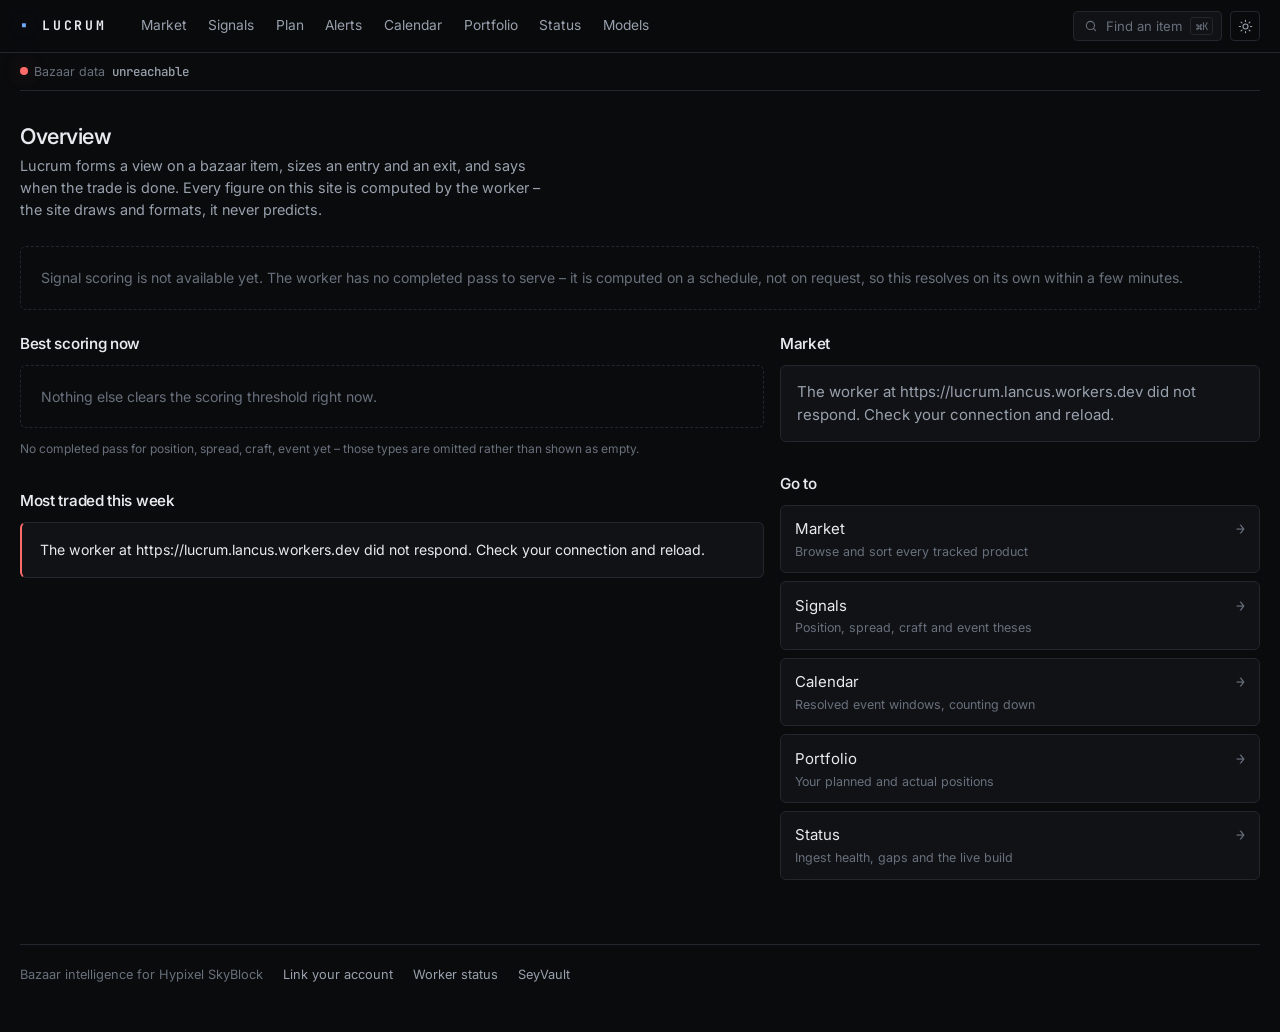
<file: index.html>
<!doctype html>
<html lang="en">
<head>
  <meta charset="utf-8" />
  <meta name="viewport" content="width=device-width, initial-scale=1" />
  <title>Lucrum – Bazaar intelligence for Hypixel SkyBlock</title>
  <meta name="description" content="Lucrum – bazaar intelligence for Hypixel SkyBlock." />
  <!-- Theme resolution must run before css/main.css paints, per docs/BRAND.md's theme section –
       see js/theme.js's top-of-file comment for why this is a plain script, not a module. -->
  <script src="js/theme.js"></script>
  <link rel="preconnect" href="https://fonts.googleapis.com" />
  <link rel="preconnect" href="https://fonts.gstatic.com" crossorigin />
  <link
    href="https://fonts.googleapis.com/css2?family=Inter:wght@100..900&family=JetBrains+Mono:wght@400..700&display=swap"
    rel="stylesheet"
  />
  <link rel="stylesheet" href="css/main.css" />
  <link rel="stylesheet" href="css/app.css" />

</head>
<body data-base="">
  <div class="topbar">
    <div class="topbar-inner">
      <a class="wordmark" href="index.html"><span class="tick">&#9642;</span> Lucrum</a>
      <nav class="topnav" aria-label="Primary">
        <a href="market/">Market</a>
        <a href="signals/">Signals</a>
        <a href="plan/">Plan</a>
        <a href="alerts/">Alerts</a>
        <a href="calendar/">Calendar</a>
        <a href="account/">Portfolio</a>
        <a href="status/">Status</a>
        <a href="models/">Models</a>
      </nav>
      <div class="topbar-actions">
        <button class="search-trigger" id="search-trigger" type="button" aria-label="Find a bazaar item">
          <svg viewBox="0 0 24 24" fill="none" stroke="currentColor" stroke-width="1.9" stroke-linecap="round"><circle cx="11" cy="11" r="7"/><path d="M20 20l-3.6-3.6"/></svg>
          <span class="search-label">Find an item</span>
          <span class="kbd">&#8984;K</span>
        </button>
        <button class="icon-btn" id="theme-toggle" type="button"></button>
      </div>
    </div>
  </div>

  <div class="shell">
    <div class="status-strip" id="status-strip"></div>

    <main>
      <div class="page-head">
        <div>
          <h1>Overview</h1>
          <p class="sub">
            Lucrum forms a view on a bazaar item, sizes an entry and an exit, and says when the
            trade is done. Every figure on this site is computed by the worker – the site draws
            and formats, it never predicts.
          </p>
        </div>
      </div>

      <div id="hero-slot"><p class="loading-state">Loading the best-scoring signal&hellip;</p></div>

      <div class="overview-grid" style="margin-top:1.5rem">
        <section>
          <h2 class="section-heading" style="margin-top:0">Best scoring now</h2>
          <div id="top-slot"><p class="loading-state">Loading signals&hellip;</p></div>

          <h2 class="section-heading">Most traded this week</h2>
          <div id="movers-slot"><p class="loading-state">Loading the market&hellip;</p></div>
        </section>

        <aside>
          <h2 class="section-heading" style="margin-top:0">Market</h2>
          <div class="card card-tight" id="market-summary">
            <p class="loading-state" style="border:none;padding:0">Loading&hellip;</p>
          </div>

          <h2 class="section-heading">Go to</h2>
          <div class="quick-links">
            <a class="quick-link" href="market/">
              <span>Market<span class="desc">Browse and sort every tracked product</span></span>
              <span class="arrow">&rarr;</span>
            </a>
            <a class="quick-link" href="signals/">
              <span>Signals<span class="desc">Position, spread, craft and event theses</span></span>
              <span class="arrow">&rarr;</span>
            </a>
            <a class="quick-link" href="calendar/">
              <span>Calendar<span class="desc">Resolved event windows, counting down</span></span>
              <span class="arrow">&rarr;</span>
            </a>
            <a class="quick-link" href="account/">
              <span>Portfolio<span class="desc">Your planned and actual positions</span></span>
              <span class="arrow">&rarr;</span>
            </a>
            <a class="quick-link" href="status/">
              <span>Status<span class="desc">Ingest health, gaps and the live build</span></span>
              <span class="arrow">&rarr;</span>
            </a>
          </div>
        </aside>
      </div>
    </main>

    <footer class="site-footer">
      <span>Bazaar intelligence for Hypixel SkyBlock</span>
      <a href="link/">Link your account</a>
      <a href="status/">Worker status</a>
      <a href="https://seyvault.github.io" rel="noopener">SeyVault</a>
    </footer>
  </div>

  <script type="module" src="js/home.js"></script>
</body>
</html>
</file>
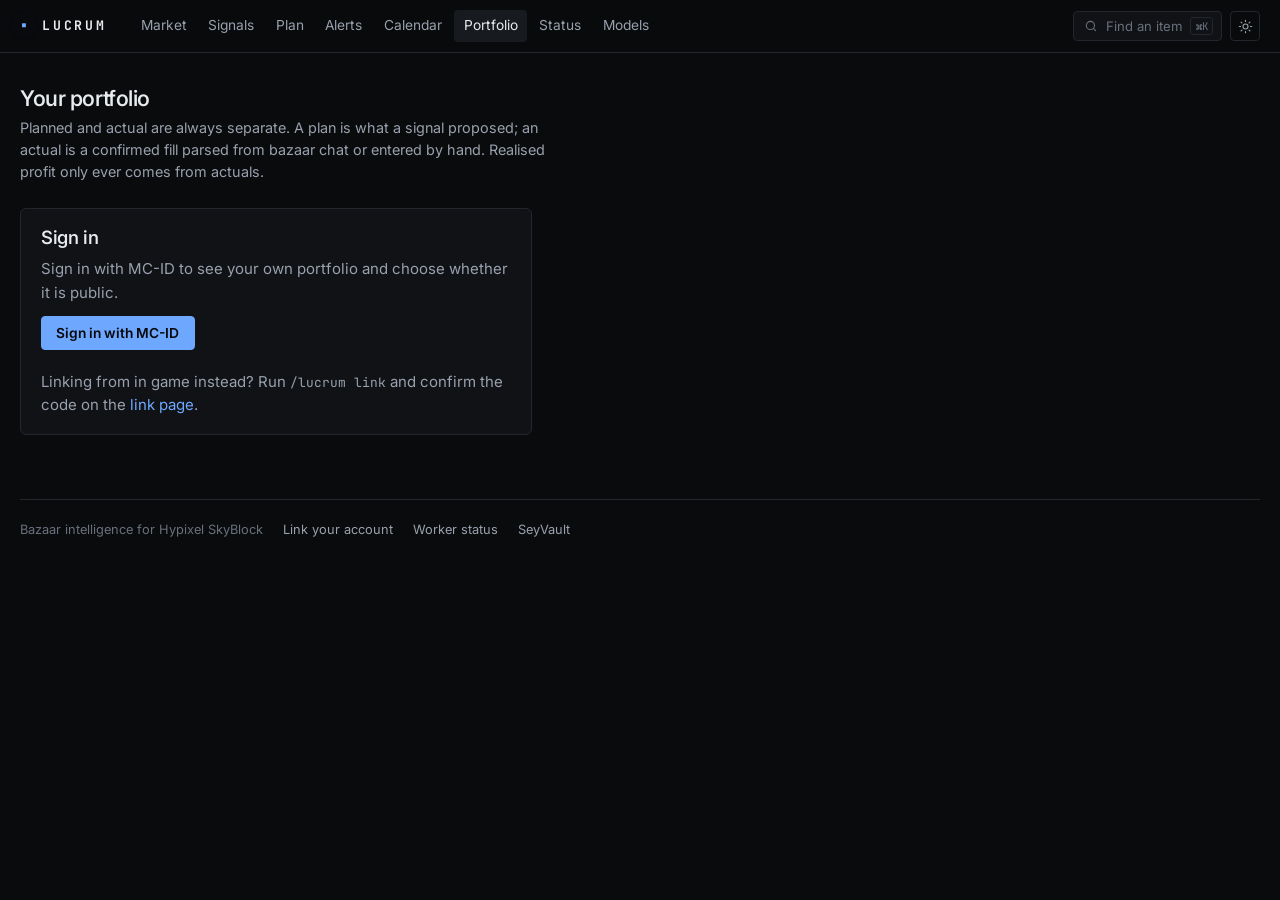
<file: account/index.html>
<!doctype html>
<html lang="en">
<head>
  <meta charset="utf-8" />
  <meta name="viewport" content="width=device-width, initial-scale=1" />
  <title>Portfolio – Lucrum</title>
  <meta name="description" content="Lucrum – bazaar intelligence for Hypixel SkyBlock." />
  <!-- Theme resolution must run before css/main.css paints, per docs/BRAND.md's theme section –
       see js/theme.js's top-of-file comment for why this is a plain script, not a module. -->
  <script src="../js/theme.js"></script>
  <link rel="preconnect" href="https://fonts.googleapis.com" />
  <link rel="preconnect" href="https://fonts.gstatic.com" crossorigin />
  <link
    href="https://fonts.googleapis.com/css2?family=Inter:wght@100..900&family=JetBrains+Mono:wght@400..700&display=swap"
    rel="stylesheet"
  />
  <link rel="stylesheet" href="../css/main.css" />
  <link rel="stylesheet" href="../css/app.css" />
  <link rel="stylesheet" href="../css/link.css" />

</head>
<body data-base="../">
  <div class="topbar">
    <div class="topbar-inner">
      <a class="wordmark" href="../index.html"><span class="tick">&#9642;</span> Lucrum</a>
      <nav class="topnav" aria-label="Primary">
        <a href="../market/">Market</a>
        <a href="../signals/">Signals</a>
        <a href="../plan/">Plan</a>
        <a href="../alerts/">Alerts</a>
        <a href="../calendar/">Calendar</a>
        <a href="../account/" aria-current="page">Portfolio</a>
        <a href="../status/">Status</a>
        <a href="../models/">Models</a>
      </nav>
      <div class="topbar-actions">
        <button class="search-trigger" id="search-trigger" type="button" aria-label="Find a bazaar item">
          <svg viewBox="0 0 24 24" fill="none" stroke="currentColor" stroke-width="1.9" stroke-linecap="round"><circle cx="11" cy="11" r="7"/><path d="M20 20l-3.6-3.6"/></svg>
          <span class="search-label">Find an item</span>
          <span class="kbd">&#8984;K</span>
        </button>
        <button class="icon-btn" id="theme-toggle" type="button"></button>
      </div>
    </div>
  </div>

  <div class="shell">
    <main>
      <div class="page-head">
        <div>
          <h1>Your portfolio</h1>
          <p class="sub">
            Planned and actual are always separate. A plan is what a signal proposed; an actual is
            a confirmed fill parsed from bazaar chat or entered by hand. Realised profit only ever
            comes from actuals.
          </p>
        </div>
      </div>

      <div id="signin-slot" class="card link-card" hidden>
        <h2>Sign in</h2>
        <p class="dim">Sign in with MC-ID to see your own portfolio and choose whether it is public.</p>
        <button class="btn btn-primary" id="signin-btn" type="button">Sign in with MC-ID</button>
        <p class="error-text" id="signin-error" hidden></p>
        <p class="dim" style="margin:1.25rem 0 0">
          Linking from in game instead? Run <code>/lucrum link</code> and confirm the code on the
          <a href="../link/">link page</a>.
        </p>
      </div>

      <div id="signout-slot" hidden>
        <button class="btn btn-sm" id="signout-btn" type="button">Sign out</button>
      </div>

      <div id="privacy-slot"></div>
      <div id="trade-slot"></div>
      <div id="profile-slot"></div>
    </main>

    <footer class="site-footer">
      <span>Bazaar intelligence for Hypixel SkyBlock</span>
      <a href="../link/">Link your account</a>
      <a href="../status/">Worker status</a>
      <a href="https://seyvault.github.io" rel="noopener">SeyVault</a>
    </footer>
  </div>

  <script type="module" src="../js/account.js"></script>
</body>
</html>
</file>
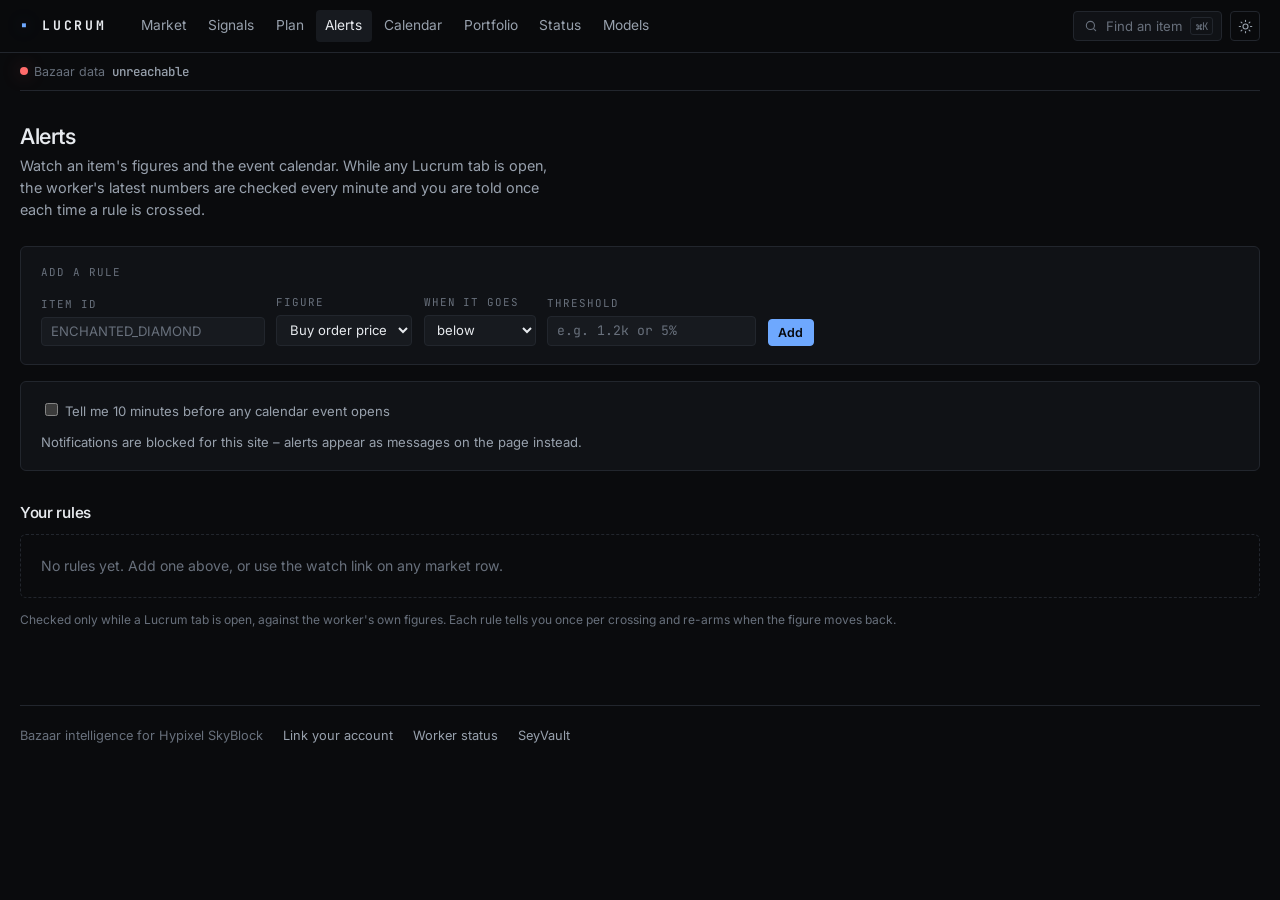
<file: alerts/index.html>
<!doctype html>
<html lang="en">
<head>
  <meta charset="utf-8" />
  <meta name="viewport" content="width=device-width, initial-scale=1" />
  <title>Alerts – Lucrum</title>
  <meta name="description" content="Lucrum – bazaar intelligence for Hypixel SkyBlock." />
  <!-- Theme resolution must run before css/main.css paints, per docs/BRAND.md's theme section –
       see js/theme.js's top-of-file comment for why this is a plain script, not a module. -->
  <script src="../js/theme.js"></script>
  <link rel="preconnect" href="https://fonts.googleapis.com" />
  <link rel="preconnect" href="https://fonts.gstatic.com" crossorigin />
  <link
    href="https://fonts.googleapis.com/css2?family=Inter:wght@100..900&family=JetBrains+Mono:wght@400..700&display=swap"
    rel="stylesheet"
  />
  <link rel="stylesheet" href="../css/main.css" />
  <link rel="stylesheet" href="../css/app.css" />

</head>
<body data-base="../">
  <div class="topbar">
    <div class="topbar-inner">
      <a class="wordmark" href="../index.html"><span class="tick">&#9642;</span> Lucrum</a>
      <nav class="topnav" aria-label="Primary">
        <a href="../market/">Market</a>
        <a href="../signals/">Signals</a>
        <a href="../plan/">Plan</a>
        <a href="../alerts/" aria-current="page">Alerts</a>
        <a href="../calendar/">Calendar</a>
        <a href="../account/">Portfolio</a>
        <a href="../status/">Status</a>
        <a href="../models/">Models</a>
      </nav>
      <div class="topbar-actions">
        <button class="search-trigger" id="search-trigger" type="button" aria-label="Find a bazaar item">
          <svg viewBox="0 0 24 24" fill="none" stroke="currentColor" stroke-width="1.9" stroke-linecap="round"><circle cx="11" cy="11" r="7"/><path d="M20 20l-3.6-3.6"/></svg>
          <span class="search-label">Find an item</span>
          <span class="kbd">&#8984;K</span>
        </button>
        <button class="icon-btn" id="theme-toggle" type="button"></button>
      </div>
    </div>
  </div>

  <div class="shell">
    <div class="status-strip" id="status-strip"></div>

    <main>
      <div class="page-head">
        <div>
          <h1>Alerts</h1>
          <p class="sub">
            Watch an item's figures and the event calendar. While any Lucrum tab is open, the worker's
            latest numbers are checked every minute and you are told once each time a rule is crossed.
          </p>
        </div>
      </div>
      <div id="alerts-slot"><p class="loading-state">Loading your watchlist&hellip;</p></div>
    </main>

    <footer class="site-footer">
      <span>Bazaar intelligence for Hypixel SkyBlock</span>
      <a href="../link/">Link your account</a>
      <a href="../status/">Worker status</a>
      <a href="https://seyvault.github.io" rel="noopener">SeyVault</a>
    </footer>
  </div>

  <script type="module" src="../js/alerts.js"></script>
</body>
</html>
</file>
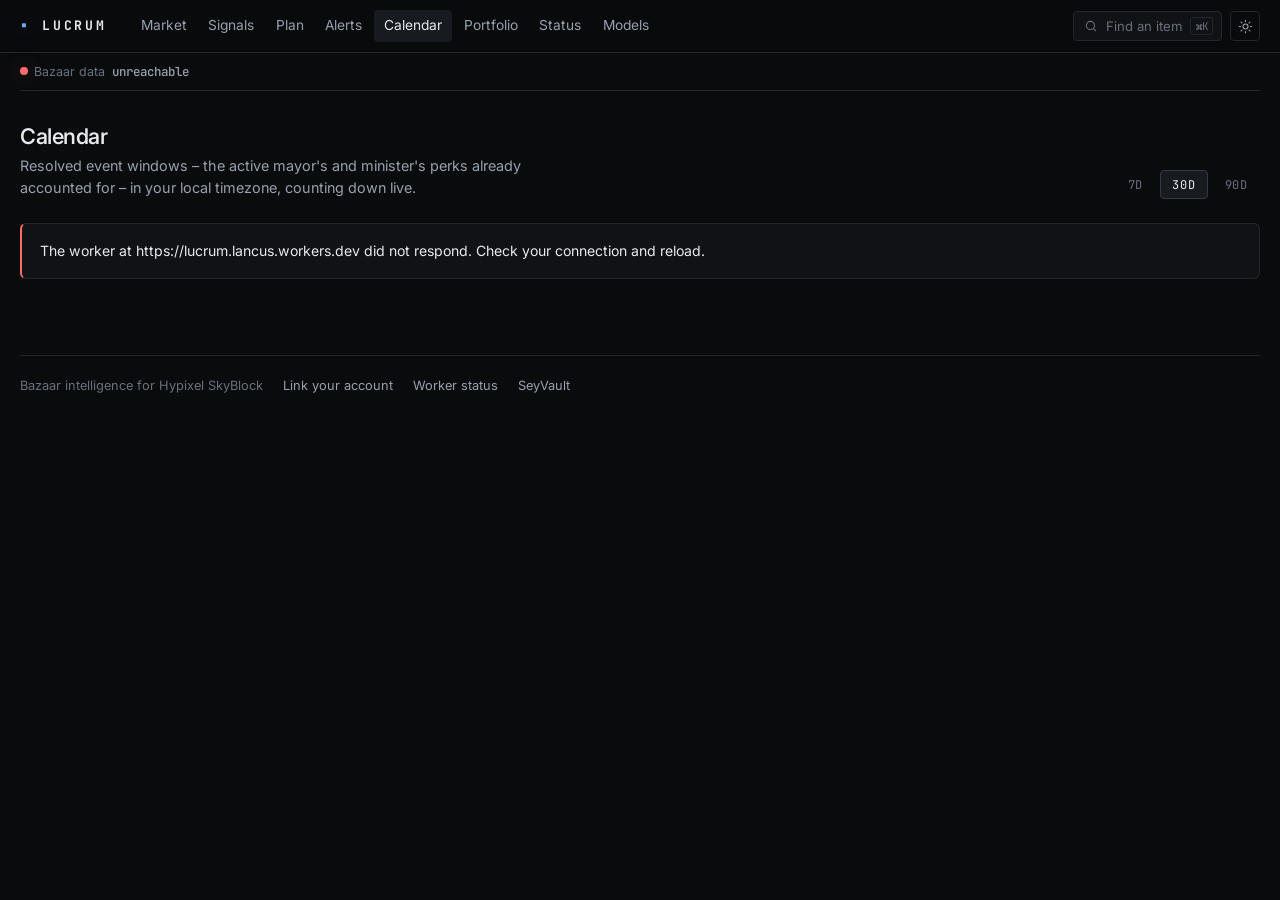
<file: calendar/index.html>
<!doctype html>
<html lang="en">
<head>
  <meta charset="utf-8" />
  <meta name="viewport" content="width=device-width, initial-scale=1" />
  <title>Calendar – Lucrum</title>
  <meta name="description" content="Lucrum – bazaar intelligence for Hypixel SkyBlock." />
  <!-- Theme resolution must run before css/main.css paints, per docs/BRAND.md's theme section –
       see js/theme.js's top-of-file comment for why this is a plain script, not a module. -->
  <script src="../js/theme.js"></script>
  <link rel="preconnect" href="https://fonts.googleapis.com" />
  <link rel="preconnect" href="https://fonts.gstatic.com" crossorigin />
  <link
    href="https://fonts.googleapis.com/css2?family=Inter:wght@100..900&family=JetBrains+Mono:wght@400..700&display=swap"
    rel="stylesheet"
  />
  <link rel="stylesheet" href="../css/main.css" />
  <link rel="stylesheet" href="../css/app.css" />

</head>
<body data-base="../">
  <div class="topbar">
    <div class="topbar-inner">
      <a class="wordmark" href="../index.html"><span class="tick">&#9642;</span> Lucrum</a>
      <nav class="topnav" aria-label="Primary">
        <a href="../market/">Market</a>
        <a href="../signals/">Signals</a>
        <a href="../plan/">Plan</a>
        <a href="../alerts/">Alerts</a>
        <a href="../calendar/" aria-current="page">Calendar</a>
        <a href="../account/">Portfolio</a>
        <a href="../status/">Status</a>
        <a href="../models/">Models</a>
      </nav>
      <div class="topbar-actions">
        <button class="search-trigger" id="search-trigger" type="button" aria-label="Find a bazaar item">
          <svg viewBox="0 0 24 24" fill="none" stroke="currentColor" stroke-width="1.9" stroke-linecap="round"><circle cx="11" cy="11" r="7"/><path d="M20 20l-3.6-3.6"/></svg>
          <span class="search-label">Find an item</span>
          <span class="kbd">&#8984;K</span>
        </button>
        <button class="icon-btn" id="theme-toggle" type="button"></button>
      </div>
    </div>
  </div>

  <div class="shell">
    <div class="status-strip" id="status-strip"></div>

    <main>
      <div class="page-head">
        <div>
          <h1>Calendar</h1>
          <p class="sub">
            Resolved event windows – the active mayor's and minister's perks already accounted for
            – in your local timezone, counting down live.
          </p>
        </div>
        <div class="tabs" id="span-tabs" role="group" aria-label="Range">
          <button class="tab" data-days="7" aria-pressed="false" type="button">7d</button>
          <button class="tab" data-days="30" aria-pressed="true" type="button">30d</button>
          <button class="tab" data-days="90" aria-pressed="false" type="button">90d</button>
        </div>
      </div>

      <div id="election-slot"></div>

      <div id="calendar-slot"><p class="loading-state">Loading the calendar&hellip;</p></div>
    </main>

    <footer class="site-footer">
      <span>Bazaar intelligence for Hypixel SkyBlock</span>
      <a href="../link/">Link your account</a>
      <a href="../status/">Worker status</a>
      <a href="https://seyvault.github.io" rel="noopener">SeyVault</a>
    </footer>
  </div>

  <script type="module" src="../js/calendar.js"></script>
</body>
</html>
</file>
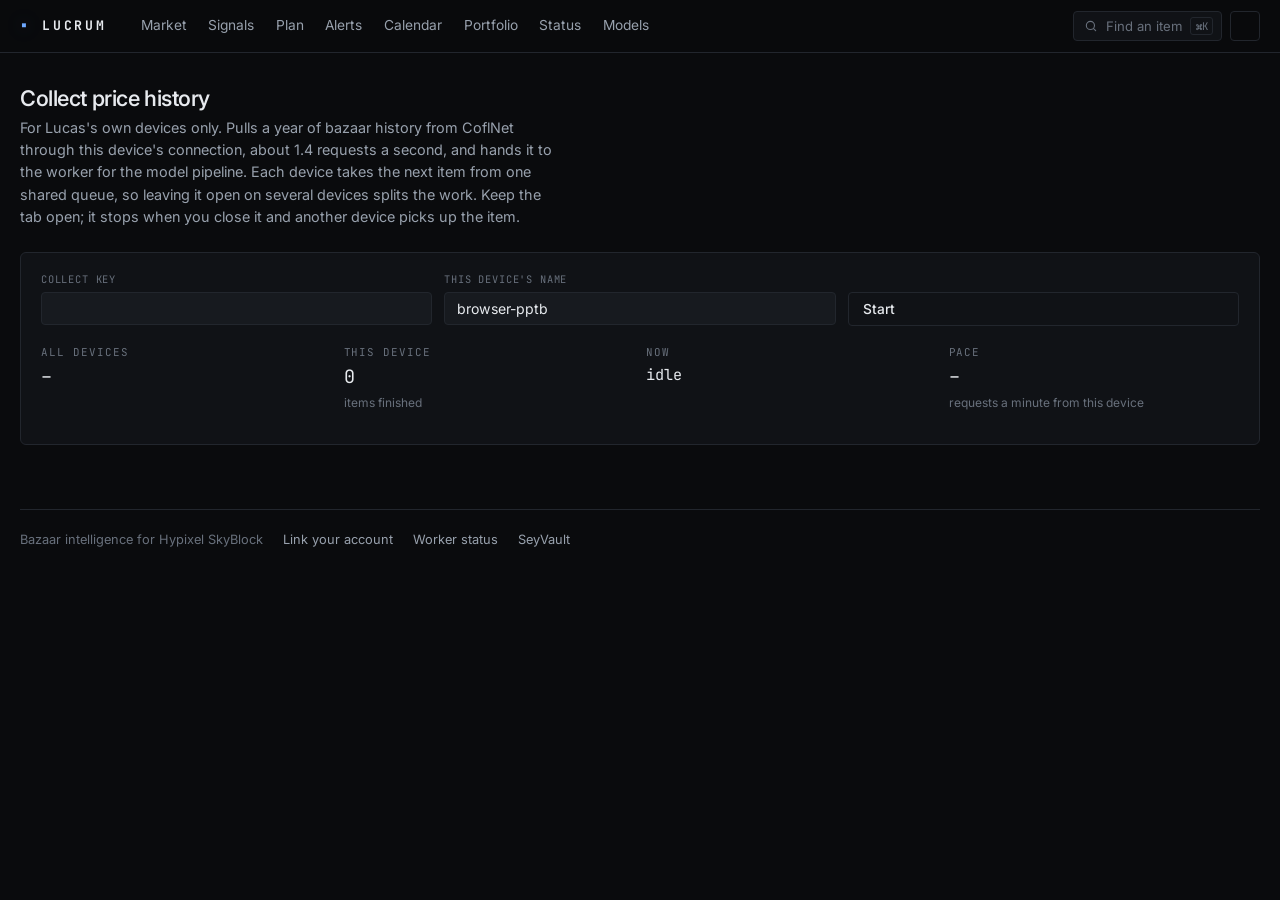
<file: collect/index.html>
<!doctype html>
<html lang="en">
<head>
  <meta charset="utf-8" />
  <meta name="viewport" content="width=device-width, initial-scale=1" />
  <title>Collect – Lucrum</title>
  <meta name="robots" content="noindex" />
  <meta name="description" content="Lucrum – bazaar intelligence for Hypixel SkyBlock." />
  <!-- Theme resolution must run before css/main.css paints, per docs/BRAND.md's theme section –
       see js/theme.js's top-of-file comment for why this is a plain script, not a module. -->
  <script src="../js/theme.js"></script>
  <link rel="preconnect" href="https://fonts.googleapis.com" />
  <link rel="preconnect" href="https://fonts.gstatic.com" crossorigin />
  <link
    href="https://fonts.googleapis.com/css2?family=Inter:wght@100..900&family=JetBrains+Mono:wght@400..700&display=swap"
    rel="stylesheet"
  />
  <link rel="stylesheet" href="../css/main.css" />
  <link rel="stylesheet" href="../css/app.css" />

</head>
<body data-base="../">
  <div class="topbar">
    <div class="topbar-inner">
      <a class="wordmark" href="../index.html"><span class="tick">&#9642;</span> Lucrum</a>
      <nav class="topnav" aria-label="Primary">
        <a href="../market/">Market</a>
        <a href="../signals/">Signals</a>
        <a href="../plan/">Plan</a>
        <a href="../alerts/">Alerts</a>
        <a href="../calendar/">Calendar</a>
        <a href="../account/">Portfolio</a>
        <a href="../status/">Status</a>
        <a href="../models/">Models</a>
      </nav>
      <div class="topbar-actions">
        <button class="search-trigger" id="search-trigger" type="button" aria-label="Find a bazaar item">
          <svg viewBox="0 0 24 24" fill="none" stroke="currentColor" stroke-width="1.9" stroke-linecap="round"><circle cx="11" cy="11" r="7"/><path d="M20 20l-3.6-3.6"/></svg>
          <span class="search-label">Find an item</span>
          <span class="kbd">&#8984;K</span>
        </button>
        <button class="icon-btn" id="theme-toggle" type="button"></button>
      </div>
    </div>
  </div>

  <div class="shell">
    <main>
      <div class="page-head">
        <div>
          <h1>Collect price history</h1>
          <p class="sub">
            For Lucas's own devices only. Pulls a year of bazaar history from CoflNet through this
            device's connection, about 1.4 requests a second, and hands it to the worker for the
            model pipeline. Each device takes the next item from one shared queue, so leaving it
            open on several devices splits the work. Keep the tab open; it stops when you close it
            and another device picks up the item.
          </p>
        </div>
      </div>

      <div class="card">
        <div class="grid grid-3">
          <label class="field"><span class="label">Collect key</span><input class="input" id="c-key" type="password" autocomplete="off" /></label>
          <label class="field"><span class="label">This device's name</span><input class="input" id="c-device" type="text" /></label>
          <div class="field"><span class="label">&nbsp;</span><button class="btn" id="c-start" type="button">Start</button></div>
        </div>
        <div class="grid grid-4" style="margin-top:1.1rem">
          <div class="stat"><span class="label">All devices</span><span class="value" id="c-all">–</span><p class="note" id="c-all-note"></p></div>
          <div class="stat"><span class="label">This device</span><span class="value" id="c-mine">0</span><p class="note">items finished</p></div>
          <div class="stat"><span class="label">Now</span><span class="value" id="c-now" style="font-size:0.95rem">idle</span><p class="note" id="c-now-note"></p></div>
          <div class="stat"><span class="label">Pace</span><span class="value" id="c-rate">–</span><p class="note">requests a minute from this device</p></div>
        </div>
        <p class="dimmer" id="c-log" style="font-size:0.75rem;margin:0.9rem 0 0;white-space:pre-line"></p>
      </div>
    </main>

    <footer class="site-footer">
      <span>Bazaar intelligence for Hypixel SkyBlock</span>
      <a href="../link/">Link your account</a>
      <a href="../status/">Worker status</a>
      <a href="https://seyvault.github.io" rel="noopener">SeyVault</a>
    </footer>
  </div>

  <script type="module" src="../js/collect.js"></script>
</body>
</html>
</file>
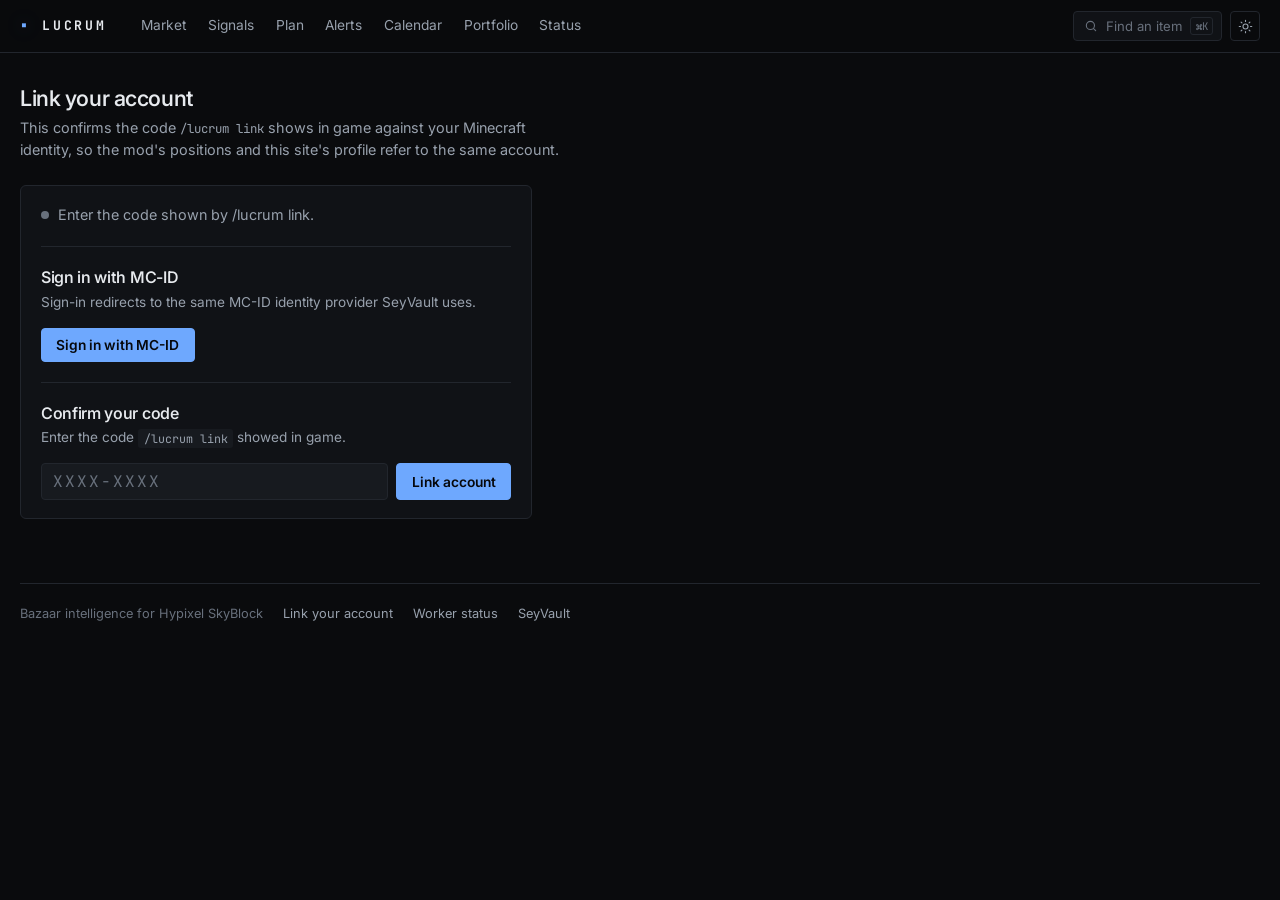
<file: link/index.html>
<!doctype html>
<html lang="en">
<head>
  <meta charset="utf-8" />
  <meta name="viewport" content="width=device-width, initial-scale=1" />
  <title>Link your account – Lucrum</title>
  <meta name="description" content="Lucrum – bazaar intelligence for Hypixel SkyBlock." />
  <!-- Theme resolution must run before css/main.css paints, per docs/BRAND.md's theme section –
       see js/theme.js's top-of-file comment for why this is a plain script, not a module. -->
  <script src="../js/theme.js"></script>
  <link rel="preconnect" href="https://fonts.googleapis.com" />
  <link rel="preconnect" href="https://fonts.gstatic.com" crossorigin />
  <link
    href="https://fonts.googleapis.com/css2?family=Inter:wght@100..900&family=JetBrains+Mono:wght@400..700&display=swap"
    rel="stylesheet"
  />
  <link rel="stylesheet" href="../css/main.css" />
  <link rel="stylesheet" href="../css/app.css" />
  <link rel="stylesheet" href="../css/link.css" />

</head>
<body data-base="../">
  <div class="topbar">
    <div class="topbar-inner">
      <a class="wordmark" href="../index.html"><span class="tick">&#9642;</span> Lucrum</a>
      <nav class="topnav" aria-label="Primary">
        <a href="../market/">Market</a>
        <a href="../signals/">Signals</a>
        <a href="../plan/">Plan</a>
        <a href="../alerts/">Alerts</a>
        <a href="../calendar/">Calendar</a>
        <a href="../account/">Portfolio</a>
        <a href="../status/">Status</a>
      </nav>
      <div class="topbar-actions">
        <button class="search-trigger" id="search-trigger" type="button" aria-label="Find a bazaar item">
          <svg viewBox="0 0 24 24" fill="none" stroke="currentColor" stroke-width="1.9" stroke-linecap="round"><circle cx="11" cy="11" r="7"/><path d="M20 20l-3.6-3.6"/></svg>
          <span class="search-label">Find an item</span>
          <span class="kbd">&#8984;K</span>
        </button>
        <button class="icon-btn" id="theme-toggle" type="button"></button>
      </div>
    </div>
  </div>

  <div class="shell">
    <main>
      <div class="page-head">
        <div>
          <h1>Link your account</h1>
          <p class="sub">
            This confirms the code <code>/lucrum link</code> shows in game against your Minecraft
            identity, so the mod's positions and this site's profile refer to the same account.
          </p>
        </div>
      </div>

      <div class="card link-card" id="link-card">
        <div class="link-status">
          <span class="status-dot" id="status-dot"></span>
          <span id="status-text">Checking link status&hellip;</span>
        </div>

        <div id="signin-step" class="link-step" hidden>
          <h3>Sign in with MC-ID</h3>
          <p class="dim">Sign-in redirects to the same MC-ID identity provider SeyVault uses.</p>
          <button class="btn btn-primary" id="signin-btn" type="button">Sign in with MC-ID</button>
          <p class="error-text" id="signin-error" hidden></p>
        </div>

        <div id="code-step" class="link-step" hidden>
          <h3>Confirm your code</h3>
          <p class="dim">Enter the code <code>/lucrum link</code> showed in game.</p>
          <form id="code-form">
            <input
              type="text"
              id="code-input"
              class="input code-input"
              placeholder="XXXX-XXXX"
              maxlength="9"
              autocomplete="off"
              autocapitalize="characters"
            />
            <button class="btn btn-primary" type="submit">Link account</button>
          </form>
          <p class="error-text" id="code-error" hidden></p>
        </div>

        <div id="linked-step" class="link-step" hidden>
          <h3>Linked</h3>
          <p class="dim">Account <span class="num" id="linked-uuid"></span> is now linked.</p>
          <a class="btn" href="../account/">Open your portfolio</a>
        </div>
      </div>
    </main>

    <footer class="site-footer">
      <span>Bazaar intelligence for Hypixel SkyBlock</span>
      <a href="../link/">Link your account</a>
      <a href="../status/">Worker status</a>
      <a href="https://seyvault.github.io" rel="noopener">SeyVault</a>
    </footer>
  </div>

  <script type="module" src="../js/link.js"></script>
</body>
</html>
</file>
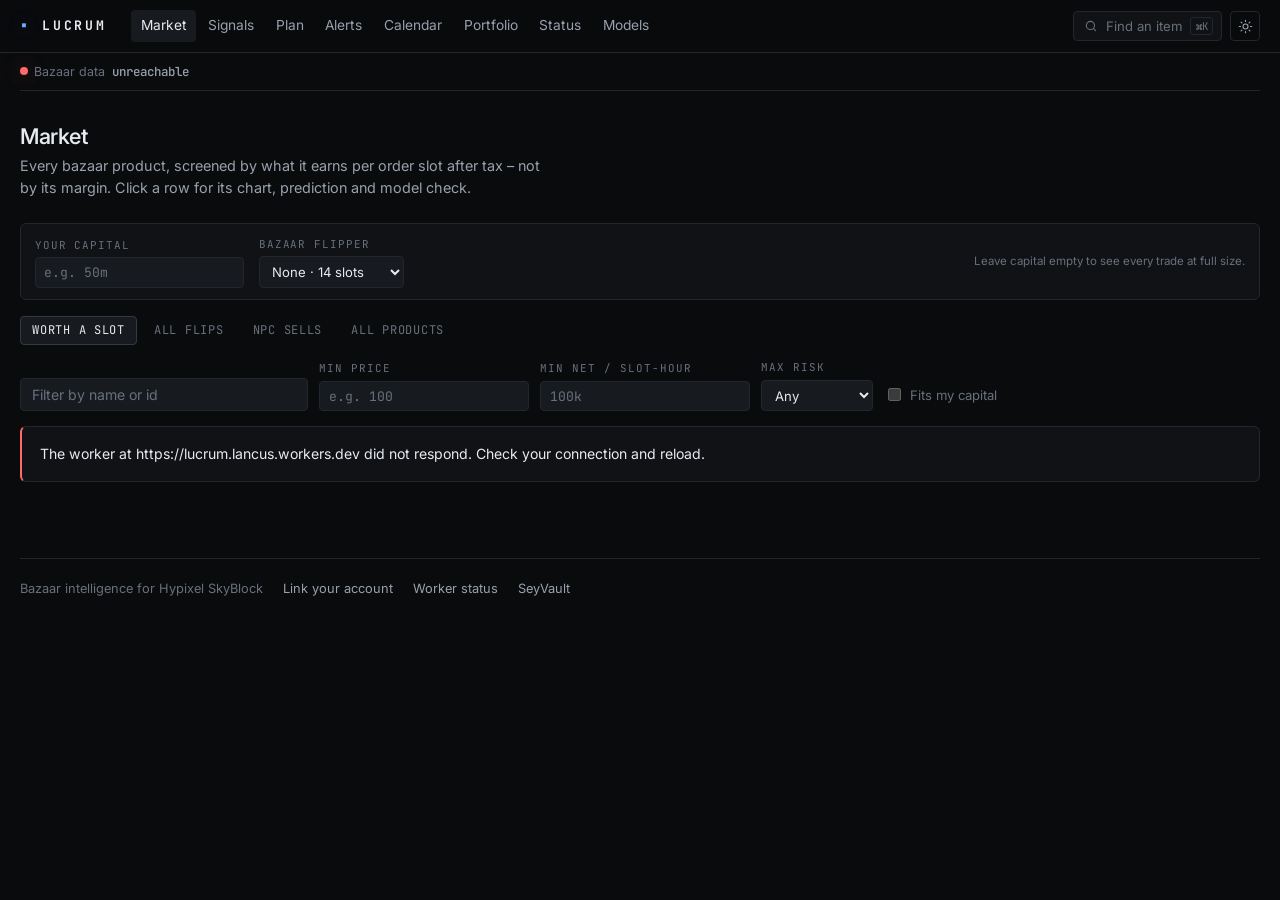
<file: market/index.html>
<!doctype html>
<html lang="en">
<head>
  <meta charset="utf-8" />
  <meta name="viewport" content="width=device-width, initial-scale=1" />
  <title>Market – Lucrum</title>
  <meta name="description" content="Lucrum – bazaar intelligence for Hypixel SkyBlock." />
  <!-- Theme resolution must run before css/main.css paints, per docs/BRAND.md's theme section –
       see js/theme.js's top-of-file comment for why this is a plain script, not a module. -->
  <script src="../js/theme.js"></script>
  <link rel="preconnect" href="https://fonts.googleapis.com" />
  <link rel="preconnect" href="https://fonts.gstatic.com" crossorigin />
  <link
    href="https://fonts.googleapis.com/css2?family=Inter:wght@100..900&family=JetBrains+Mono:wght@400..700&display=swap"
    rel="stylesheet"
  />
  <link rel="stylesheet" href="../css/main.css" />
  <link rel="stylesheet" href="../css/app.css" />

</head>
<body data-base="../">
  <div class="topbar">
    <div class="topbar-inner">
      <a class="wordmark" href="../index.html"><span class="tick">&#9642;</span> Lucrum</a>
      <nav class="topnav" aria-label="Primary">
        <a href="../market/" aria-current="page">Market</a>
        <a href="../signals/">Signals</a>
        <a href="../plan/">Plan</a>
        <a href="../alerts/">Alerts</a>
        <a href="../calendar/">Calendar</a>
        <a href="../account/">Portfolio</a>
        <a href="../status/">Status</a>
        <a href="../models/">Models</a>
      </nav>
      <div class="topbar-actions">
        <button class="search-trigger" id="search-trigger" type="button" aria-label="Find a bazaar item">
          <svg viewBox="0 0 24 24" fill="none" stroke="currentColor" stroke-width="1.9" stroke-linecap="round"><circle cx="11" cy="11" r="7"/><path d="M20 20l-3.6-3.6"/></svg>
          <span class="search-label">Find an item</span>
          <span class="kbd">&#8984;K</span>
        </button>
        <button class="icon-btn" id="theme-toggle" type="button"></button>
      </div>
    </div>
  </div>

  <div class="shell">
    <div class="status-strip" id="status-strip"></div>

    <main>
      <div class="page-head">
        <div>
          <h1>Market</h1>
          <p class="sub">
            Every bazaar product, screened by what it earns per order slot after tax – not by its
            margin. Click a row for its chart, prediction and model check.
          </p>
        </div>
      </div>

      <div id="settings-bar"></div>

      <div class="market-controls">
        <div class="tabs" id="market-views" role="group" aria-label="View">
          <button class="tab" data-view="worth" aria-pressed="true" type="button">Worth a slot</button>
          <button class="tab" data-view="flips" aria-pressed="false" type="button">All flips</button>
          <button class="tab" data-view="npc" aria-pressed="false" type="button">NPC sells</button>
          <button class="tab" data-view="all" aria-pressed="false" type="button">All products</button>
        </div>
        <span class="result-count" id="result-count"></span>
      </div>

      <div class="filter-row">
        <input class="input" id="market-search" type="search" autocomplete="off" spellcheck="false"
               placeholder="Filter by name or id" aria-label="Filter products" />
        <label class="filter">
          <span class="label">Min price</span>
          <input class="input input-sm num" id="f-min-price" inputmode="decimal" autocomplete="off" placeholder="e.g. 100" />
        </label>
        <label class="filter">
          <span class="label">Min net / slot-hour</span>
          <input class="input input-sm num" id="f-min-slot" inputmode="decimal" autocomplete="off" placeholder="100k" />
        </label>
        <label class="filter">
          <span class="label">Max risk</span>
          <select class="input input-sm" id="f-max-risk">
            <option value="">Any</option>
            <option value="0.1">0.10</option>
            <option value="0.3">0.30</option>
            <option value="0.5">0.50</option>
          </select>
        </label>
        <label class="filter filter-check">
          <input type="checkbox" id="f-affordable" />
          <span>Fits my capital</span>
        </label>
      </div>

      <div id="market-slot"><p class="loading-state">Loading the market&hellip;</p></div>
    </main>

    <footer class="site-footer">
      <span>Bazaar intelligence for Hypixel SkyBlock</span>
      <a href="../link/">Link your account</a>
      <a href="../status/">Worker status</a>
      <a href="https://seyvault.github.io" rel="noopener">SeyVault</a>
    </footer>
  </div>

  <script type="module" src="../js/market.js"></script>
</body>
</html>
</file>
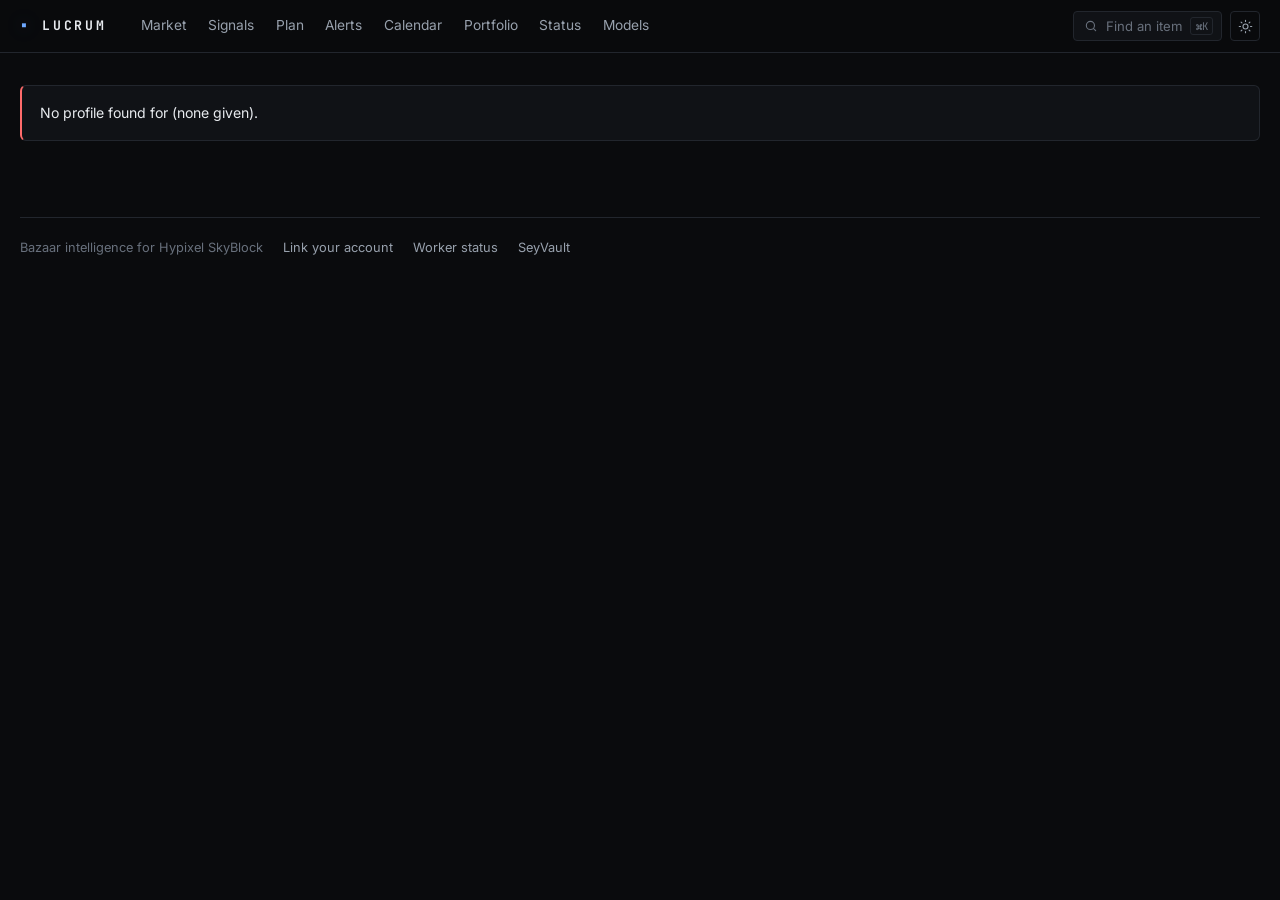
<file: p/index.html>
<!doctype html>
<html lang="en">
<head>
  <meta charset="utf-8" />
  <meta name="viewport" content="width=device-width, initial-scale=1" />
  <title>Portfolio – Lucrum</title>
  <meta name="description" content="Lucrum – bazaar intelligence for Hypixel SkyBlock." />
  <!-- Theme resolution must run before css/main.css paints, per docs/BRAND.md's theme section –
       see js/theme.js's top-of-file comment for why this is a plain script, not a module. -->
  <script src="../js/theme.js"></script>
  <link rel="preconnect" href="https://fonts.googleapis.com" />
  <link rel="preconnect" href="https://fonts.gstatic.com" crossorigin />
  <link
    href="https://fonts.googleapis.com/css2?family=Inter:wght@100..900&family=JetBrains+Mono:wght@400..700&display=swap"
    rel="stylesheet"
  />
  <link rel="stylesheet" href="../css/main.css" />
  <link rel="stylesheet" href="../css/app.css" />

</head>
<body data-base="../">
  <div class="topbar">
    <div class="topbar-inner">
      <a class="wordmark" href="../index.html"><span class="tick">&#9642;</span> Lucrum</a>
      <nav class="topnav" aria-label="Primary">
        <a href="../market/">Market</a>
        <a href="../signals/">Signals</a>
        <a href="../plan/">Plan</a>
        <a href="../alerts/">Alerts</a>
        <a href="../calendar/">Calendar</a>
        <a href="../account/">Portfolio</a>
        <a href="../status/">Status</a>
        <a href="../models/">Models</a>
      </nav>
      <div class="topbar-actions">
        <button class="search-trigger" id="search-trigger" type="button" aria-label="Find a bazaar item">
          <svg viewBox="0 0 24 24" fill="none" stroke="currentColor" stroke-width="1.9" stroke-linecap="round"><circle cx="11" cy="11" r="7"/><path d="M20 20l-3.6-3.6"/></svg>
          <span class="search-label">Find an item</span>
          <span class="kbd">&#8984;K</span>
        </button>
        <button class="icon-btn" id="theme-toggle" type="button"></button>
      </div>
    </div>
  </div>

  <div class="shell">
    <main>
      <div id="profile-slot"><p class="loading-state">Loading profile&hellip;</p></div>
    </main>

    <footer class="site-footer">
      <span>Bazaar intelligence for Hypixel SkyBlock</span>
      <a href="../link/">Link your account</a>
      <a href="../status/">Worker status</a>
      <a href="https://seyvault.github.io" rel="noopener">SeyVault</a>
    </footer>
  </div>

  <script type="module" src="../js/profile.js"></script>
</body>
</html>
</file>
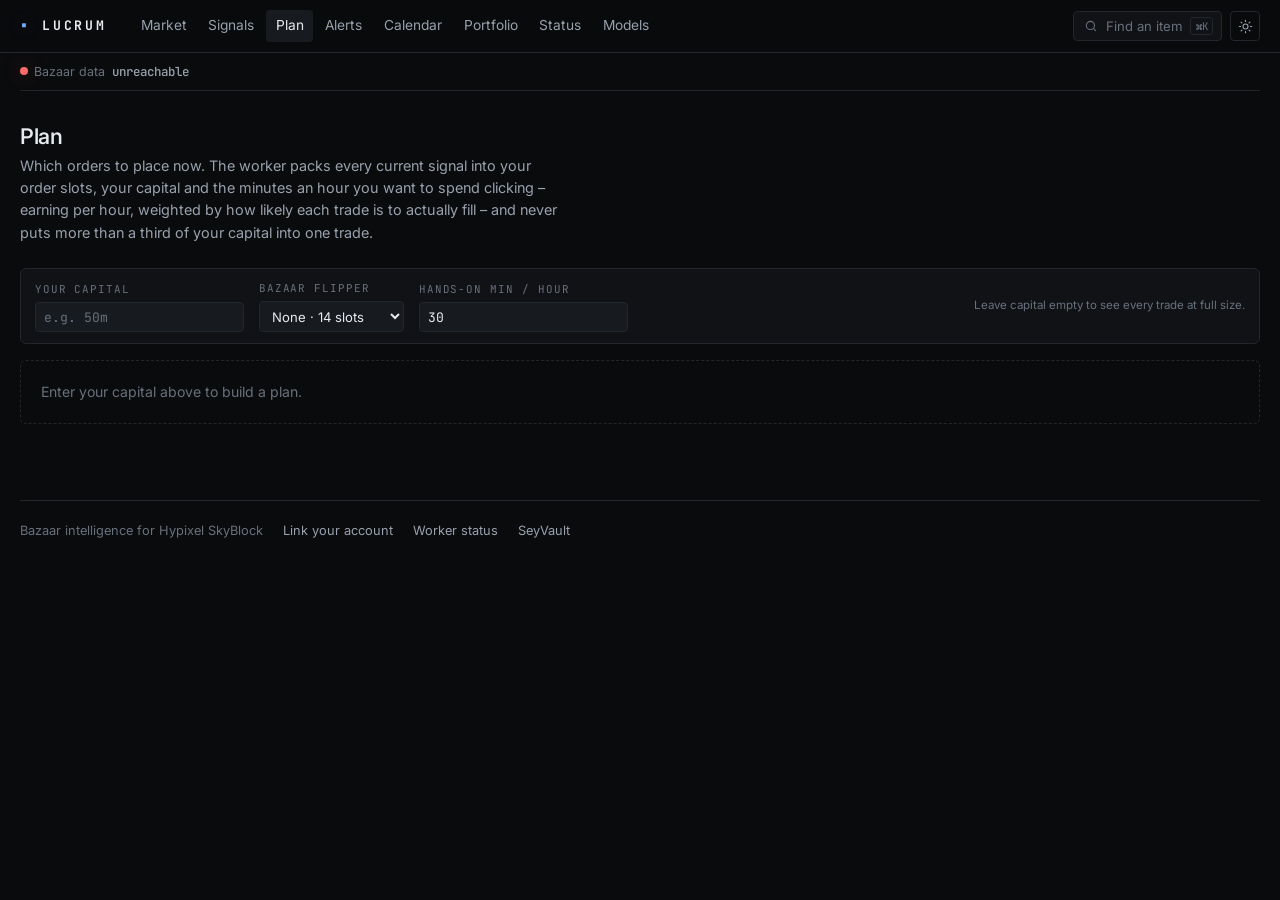
<file: plan/index.html>
<!doctype html>
<html lang="en">
<head>
  <meta charset="utf-8" />
  <meta name="viewport" content="width=device-width, initial-scale=1" />
  <title>Plan – Lucrum</title>
  <meta name="description" content="Lucrum – bazaar intelligence for Hypixel SkyBlock." />
  <!-- Theme resolution must run before css/main.css paints, per docs/BRAND.md's theme section –
       see js/theme.js's top-of-file comment for why this is a plain script, not a module. -->
  <script src="../js/theme.js"></script>
  <link rel="preconnect" href="https://fonts.googleapis.com" />
  <link rel="preconnect" href="https://fonts.gstatic.com" crossorigin />
  <link
    href="https://fonts.googleapis.com/css2?family=Inter:wght@100..900&family=JetBrains+Mono:wght@400..700&display=swap"
    rel="stylesheet"
  />
  <link rel="stylesheet" href="../css/main.css" />
  <link rel="stylesheet" href="../css/app.css" />

</head>
<body data-base="../">
  <div class="topbar">
    <div class="topbar-inner">
      <a class="wordmark" href="../index.html"><span class="tick">&#9642;</span> Lucrum</a>
      <nav class="topnav" aria-label="Primary">
        <a href="../market/">Market</a>
        <a href="../signals/">Signals</a>
        <a href="../plan/" aria-current="page">Plan</a>
        <a href="../alerts/">Alerts</a>
        <a href="../calendar/">Calendar</a>
        <a href="../account/">Portfolio</a>
        <a href="../status/">Status</a>
        <a href="../models/">Models</a>
      </nav>
      <div class="topbar-actions">
        <button class="search-trigger" id="search-trigger" type="button" aria-label="Find a bazaar item">
          <svg viewBox="0 0 24 24" fill="none" stroke="currentColor" stroke-width="1.9" stroke-linecap="round"><circle cx="11" cy="11" r="7"/><path d="M20 20l-3.6-3.6"/></svg>
          <span class="search-label">Find an item</span>
          <span class="kbd">&#8984;K</span>
        </button>
        <button class="icon-btn" id="theme-toggle" type="button"></button>
      </div>
    </div>
  </div>

  <div class="shell">
    <div class="status-strip" id="status-strip"></div>

    <main>
      <div class="page-head">
        <div>
          <h1>Plan</h1>
          <p class="sub">
            Which orders to place now. The worker packs every current signal into your order
            slots, your capital and the minutes an hour you want to spend clicking – earning per
            hour, weighted by how likely each trade is to actually fill – and never puts more than
            a third of your capital into one trade.
          </p>
        </div>
      </div>

      <div id="settings-bar"></div>

      <div id="plan-slot"><p class="empty-state">Enter your capital above to build a plan.</p></div>
    </main>

    <footer class="site-footer">
      <span>Bazaar intelligence for Hypixel SkyBlock</span>
      <a href="../link/">Link your account</a>
      <a href="../status/">Worker status</a>
      <a href="https://seyvault.github.io" rel="noopener">SeyVault</a>
    </footer>
  </div>

  <script type="module" src="../js/plan.js"></script>
</body>
</html>
</file>
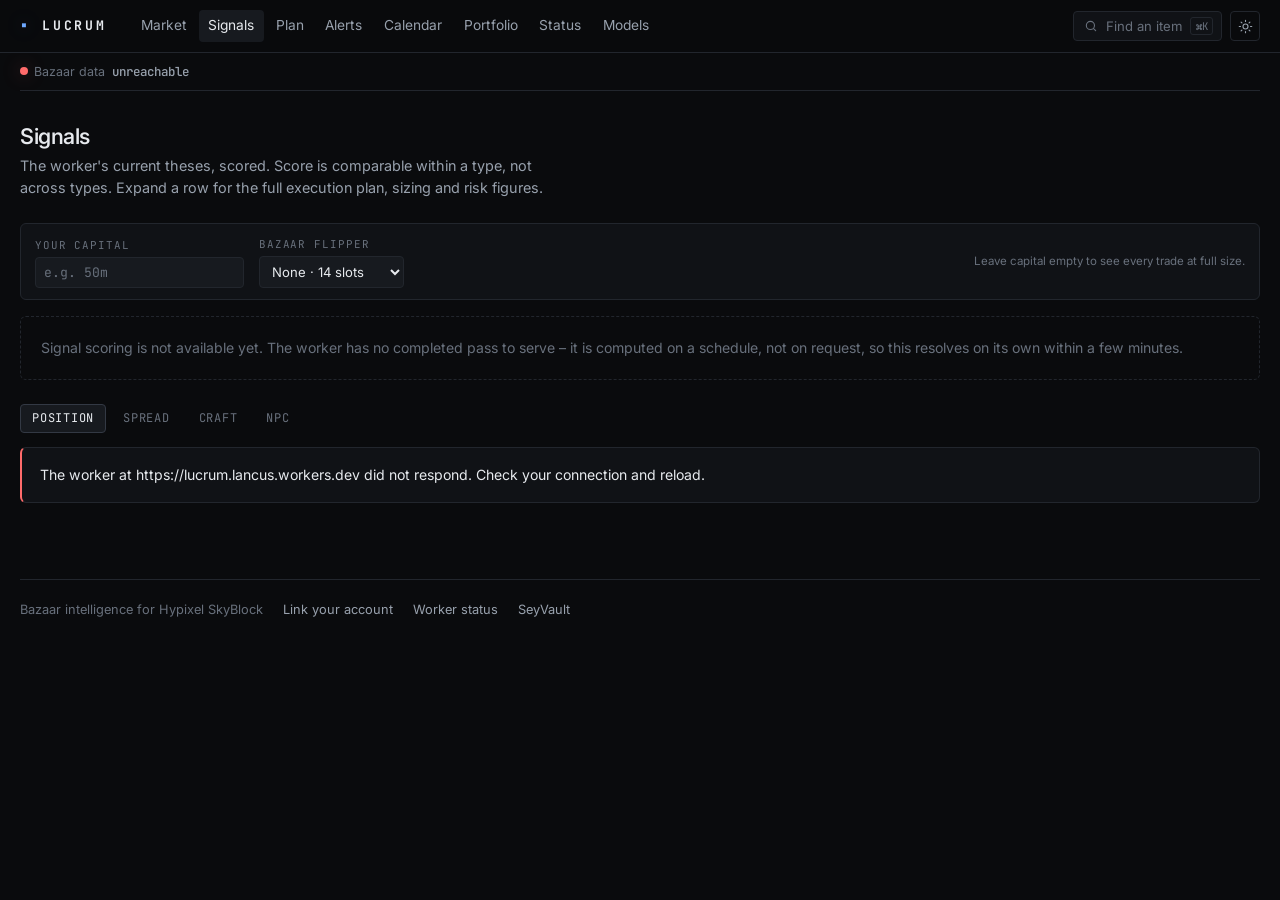
<file: signals/index.html>
<!doctype html>
<html lang="en">
<head>
  <meta charset="utf-8" />
  <meta name="viewport" content="width=device-width, initial-scale=1" />
  <title>Signals – Lucrum</title>
  <meta name="description" content="Lucrum – bazaar intelligence for Hypixel SkyBlock." />
  <!-- Theme resolution must run before css/main.css paints, per docs/BRAND.md's theme section –
       see js/theme.js's top-of-file comment for why this is a plain script, not a module. -->
  <script src="../js/theme.js"></script>
  <link rel="preconnect" href="https://fonts.googleapis.com" />
  <link rel="preconnect" href="https://fonts.gstatic.com" crossorigin />
  <link
    href="https://fonts.googleapis.com/css2?family=Inter:wght@100..900&family=JetBrains+Mono:wght@400..700&display=swap"
    rel="stylesheet"
  />
  <link rel="stylesheet" href="../css/main.css" />
  <link rel="stylesheet" href="../css/app.css" />

</head>
<body data-base="../">
  <div class="topbar">
    <div class="topbar-inner">
      <a class="wordmark" href="../index.html"><span class="tick">&#9642;</span> Lucrum</a>
      <nav class="topnav" aria-label="Primary">
        <a href="../market/">Market</a>
        <a href="../signals/" aria-current="page">Signals</a>
        <a href="../plan/">Plan</a>
        <a href="../alerts/">Alerts</a>
        <a href="../calendar/">Calendar</a>
        <a href="../account/">Portfolio</a>
        <a href="../status/">Status</a>
        <a href="../models/">Models</a>
      </nav>
      <div class="topbar-actions">
        <button class="search-trigger" id="search-trigger" type="button" aria-label="Find a bazaar item">
          <svg viewBox="0 0 24 24" fill="none" stroke="currentColor" stroke-width="1.9" stroke-linecap="round"><circle cx="11" cy="11" r="7"/><path d="M20 20l-3.6-3.6"/></svg>
          <span class="search-label">Find an item</span>
          <span class="kbd">&#8984;K</span>
        </button>
        <button class="icon-btn" id="theme-toggle" type="button"></button>
      </div>
    </div>
  </div>

  <div class="shell">
    <div class="status-strip" id="status-strip"></div>

    <main>
      <div class="page-head">
        <div>
          <h1>Signals</h1>
          <p class="sub">
            The worker's current theses, scored. Score is comparable within a type, not across
            types. Expand a row for the full execution plan, sizing and risk figures.
          </p>
        </div>
      </div>

      <div id="settings-bar"></div>

      <div id="hero-slot"><p class="loading-state">Loading the best-scoring signal&hellip;</p></div>

      <div class="tabs" id="type-tabs" role="group" aria-label="Signal type" style="margin:1.5rem 0 0.9rem">
        <button class="tab" data-type="position" aria-pressed="true" type="button">Position</button>
        <button class="tab" data-type="spread" aria-pressed="false" type="button">Spread</button>
        <button class="tab" data-type="craft" aria-pressed="false" type="button">Craft</button>
        <button class="tab" data-type="npc" aria-pressed="false" type="button">NPC</button>
      </div>

      <div id="table-slot"><p class="loading-state">Loading signals&hellip;</p></div>
    </main>

    <footer class="site-footer">
      <span>Bazaar intelligence for Hypixel SkyBlock</span>
      <a href="../link/">Link your account</a>
      <a href="../status/">Worker status</a>
      <a href="https://seyvault.github.io" rel="noopener">SeyVault</a>
    </footer>
  </div>

  <script type="module" src="../js/signals.js"></script>
</body>
</html>
</file>
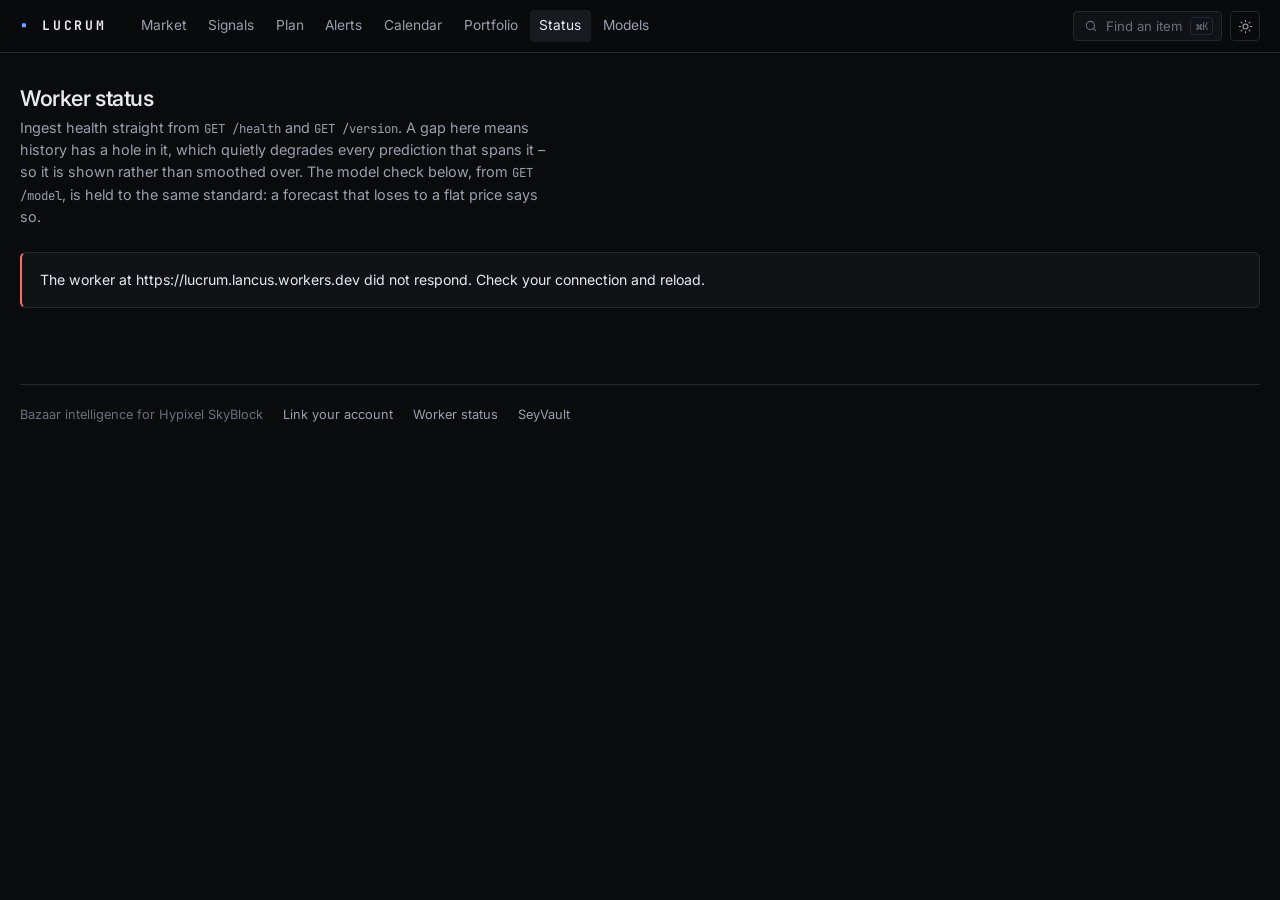
<file: status/index.html>
<!doctype html>
<html lang="en">
<head>
  <meta charset="utf-8" />
  <meta name="viewport" content="width=device-width, initial-scale=1" />
  <title>Status – Lucrum</title>
  <meta name="description" content="Lucrum – bazaar intelligence for Hypixel SkyBlock." />
  <!-- Theme resolution must run before css/main.css paints, per docs/BRAND.md's theme section –
       see js/theme.js's top-of-file comment for why this is a plain script, not a module. -->
  <script src="../js/theme.js"></script>
  <link rel="preconnect" href="https://fonts.googleapis.com" />
  <link rel="preconnect" href="https://fonts.gstatic.com" crossorigin />
  <link
    href="https://fonts.googleapis.com/css2?family=Inter:wght@100..900&family=JetBrains+Mono:wght@400..700&display=swap"
    rel="stylesheet"
  />
  <link rel="stylesheet" href="../css/main.css" />
  <link rel="stylesheet" href="../css/app.css" />

</head>
<body data-base="../">
  <div class="topbar">
    <div class="topbar-inner">
      <a class="wordmark" href="../index.html"><span class="tick">&#9642;</span> Lucrum</a>
      <nav class="topnav" aria-label="Primary">
        <a href="../market/">Market</a>
        <a href="../signals/">Signals</a>
        <a href="../plan/">Plan</a>
        <a href="../alerts/">Alerts</a>
        <a href="../calendar/">Calendar</a>
        <a href="../account/">Portfolio</a>
        <a href="../status/" aria-current="page">Status</a>
        <a href="../models/">Models</a>
      </nav>
      <div class="topbar-actions">
        <button class="search-trigger" id="search-trigger" type="button" aria-label="Find a bazaar item">
          <svg viewBox="0 0 24 24" fill="none" stroke="currentColor" stroke-width="1.9" stroke-linecap="round"><circle cx="11" cy="11" r="7"/><path d="M20 20l-3.6-3.6"/></svg>
          <span class="search-label">Find an item</span>
          <span class="kbd">&#8984;K</span>
        </button>
        <button class="icon-btn" id="theme-toggle" type="button"></button>
      </div>
    </div>
  </div>

  <div class="shell">
    <main>
      <div class="page-head">
        <div>
          <h1>Worker status</h1>
          <p class="sub">
            Ingest health straight from <code>GET /health</code> and <code>GET /version</code>.
            A gap here means history has a hole in it, which quietly degrades every prediction
            that spans it – so it is shown rather than smoothed over. The model check below, from
            <code>GET /model</code>, is held to the same standard: a forecast that loses to a flat
            price says so.
          </p>
        </div>
      </div>

      <div id="status-body"><p class="loading-state">Loading worker health&hellip;</p></div>
    </main>

    <footer class="site-footer">
      <span>Bazaar intelligence for Hypixel SkyBlock</span>
      <a href="../link/">Link your account</a>
      <a href="../status/">Worker status</a>
      <a href="https://seyvault.github.io" rel="noopener">SeyVault</a>
    </footer>
  </div>

  <script type="module" src="../js/status.js"></script>
</body>
</html>
</file>
<file: css/main.css>
/* Lucrum – design system. Tokens, app shell and shared components, per docs/BRAND.md.
   Standalone: this does not import or reuse SeyVault's CSS.

   Direction: a trading terminal. Monotone grey surfaces, colour reserved for data, glow on data
   colours in the dark theme only. Dark is the default; light is the alternate. No serif, no warm
   hues anywhere – see docs/BRAND.md's "Before shipping" checklist. */

/* --- Tokens ---------------------------------------------------------------------------------- */

:root,
:root[data-theme="dark"] {
  --bg: #0A0B0D;
  --surface: #101216;
  --surface-2: #171A1F;
  --line: #22262D;
  --line-strong: #333944;
  --text: #E7EAEE;
  --text-2: #98A1AD;
  --text-3: #68707C;

  --accent: #6EA8FE;
  --buy: #2EE6A8;
  --sell: #FFB13D;
  --gain: #2EE6A8;
  --loss: #FF6B6B;

  /* Glow multiplier – every glow effect scales by this, so the light theme turns them all off
     with one token rather than a parallel rule set. docs/BRAND.md, "Glow". */
  --glow: 1;
  --glow-accent: 0 0 18px rgba(110, 168, 254, 0.35);
  --glow-buy: 0 0 18px rgba(46, 230, 168, 0.35);
  --glow-sell: 0 0 18px rgba(255, 177, 61, 0.35);
  --glow-loss: 0 0 18px rgba(255, 107, 107, 0.35);

  --radius: 6px;
  --radius-sm: 4px;
  --transition: 140ms ease-out;
  --mono: 'JetBrains Mono', ui-monospace, SFMono-Regular, Menlo, monospace;
  --sans: 'Inter', system-ui, -apple-system, sans-serif;
}

:root[data-theme="light"] {
  --bg: #FAFAFB;
  --surface: #FFFFFF;
  --surface-2: #F1F2F4;
  --line: #E1E3E8;
  --line-strong: #C9CDD5;
  --text: #14161A;
  --text-2: #5A6270;
  --text-3: #838B98;

  --accent: #2563EB;
  --buy: #0F9D76;
  --sell: #B57314;
  --gain: #0F9D76;
  --loss: #D14343;

  --glow: 0;
  --glow-accent: none;
  --glow-buy: none;
  --glow-sell: none;
  --glow-loss: none;
}

/* --- Base ------------------------------------------------------------------------------------ */

* {
  box-sizing: border-box;
}

html {
  color-scheme: dark;
}

:root[data-theme="light"] {
  color-scheme: light;
}

body {
  margin: 0;
  background: var(--bg);
  color: var(--text);
  font-family: var(--sans);
  font-size: 15px;
  line-height: 1.55;
  -webkit-font-smoothing: antialiased;
}

h1, h2, h3, h4 {
  font-family: var(--sans);
  font-weight: 550;
  letter-spacing: -0.02em;
  margin: 0;
  color: var(--text);
  line-height: 1.25;
}

h1 { font-size: 1.35rem; }
h2 { font-size: 1.15rem; }
h3 { font-size: 1rem; }

p { margin: 0 0 0.75rem; }

a {
  color: var(--accent);
  text-decoration: none;
}

a:hover {
  text-decoration: underline;
}

code, kbd {
  font-family: var(--mono);
  font-size: 0.86em;
}

:focus-visible {
  outline: 2px solid var(--accent);
  outline-offset: 2px;
  border-radius: var(--radius-sm);
}

/* Every number, id and column label is mono with tabular figures – docs/BRAND.md's type rule.
   Never let a price render in the proportional sans. */
.num, .mono {
  font-family: var(--mono);
  font-variant-numeric: tabular-nums;
  font-feature-settings: 'tnum' 1;
}

.dim { color: var(--text-2); }
.dimmer { color: var(--text-3); }
.pos { color: var(--gain); }
.neg { color: var(--loss); }
.buy-c { color: var(--buy); }
.sell-c { color: var(--sell); }

/* Uppercase micro-label above a figure or beside a value. */
.label {
  font-family: var(--mono);
  font-size: 0.68rem;
  letter-spacing: 0.09em;
  text-transform: uppercase;
  color: var(--text-3);
  display: block;
}

/* --- App shell ------------------------------------------------------------------------------- */

.topbar {
  position: sticky;
  top: 0;
  z-index: 40;
  background: color-mix(in srgb, var(--bg) 88%, transparent);
  backdrop-filter: blur(12px);
  border-bottom: 1px solid var(--line);
}

.topbar-inner {
  max-width: 1440px;
  margin: 0 auto;
  padding: 0 1.25rem;
  height: 52px;
  display: flex;
  align-items: center;
  gap: 1.5rem;
}

.wordmark {
  font-family: var(--mono);
  font-size: 0.82rem;
  font-weight: 700;
  letter-spacing: 0.22em;
  color: var(--text);
  text-transform: uppercase;
  text-decoration: none;
  flex-shrink: 0;
}

.wordmark:hover { text-decoration: none; }

.wordmark .tick {
  color: var(--accent);
  text-shadow: var(--glow-accent);
}

.topnav {
  display: flex;
  align-items: center;
  gap: 0.15rem;
  flex: 1;
  min-width: 0;
  overflow-x: auto;
  scrollbar-width: none;
}

.topnav::-webkit-scrollbar { display: none; }

.topnav a {
  color: var(--text-2);
  font-size: 0.86rem;
  padding: 0.35rem 0.6rem;
  border-radius: var(--radius-sm);
  white-space: nowrap;
  transition: color var(--transition), background var(--transition);
}

.topnav a:hover {
  color: var(--text);
  background: var(--surface-2);
  text-decoration: none;
}

.topnav a[aria-current="page"] {
  color: var(--text);
  background: var(--surface-2);
}

.topbar-actions {
  display: flex;
  align-items: center;
  gap: 0.5rem;
  flex-shrink: 0;
}

/* Search trigger – the fix for the site's worst previous failure, per docs/BRAND.md's layout
   section: every one of the bazaar's ~2000 products is reachable from every page. */
.search-trigger {
  display: flex;
  align-items: center;
  gap: 0.5rem;
  background: var(--surface);
  border: 1px solid var(--line);
  border-radius: var(--radius-sm);
  color: var(--text-3);
  font-family: var(--sans);
  font-size: 0.82rem;
  padding: 0.35rem 0.5rem 0.35rem 0.65rem;
  cursor: pointer;
  transition: border-color var(--transition), color var(--transition);
}

.search-trigger:hover {
  border-color: var(--line-strong);
  color: var(--text-2);
}

/* An inline SVG with no width/height attributes falls back to 300x150, which is what made this
   control swallow the top bar – size it explicitly and keep the label on one line. */
.search-trigger svg { width: 14px; height: 14px; flex: none; display: block; }
.search-trigger .search-label { white-space: nowrap; }

.search-trigger .kbd {
  font-family: var(--mono);
  font-size: 0.66rem;
  border: 1px solid var(--line);
  border-radius: 3px;
  padding: 0.05rem 0.28rem;
  color: var(--text-3);
}

.icon-btn {
  background: transparent;
  border: 1px solid var(--line);
  border-radius: var(--radius-sm);
  color: var(--text-2);
  width: 30px;
  height: 30px;
  display: grid;
  place-items: center;
  cursor: pointer;
  transition: border-color var(--transition), color var(--transition);
  padding: 0;
}

.icon-btn:hover {
  border-color: var(--line-strong);
  color: var(--text);
}

.icon-btn svg { width: 15px; height: 15px; display: block; }

.shell {
  max-width: 1440px;
  margin: 0 auto;
  padding: 0 1.25rem;
}

.shell-narrow {
  max-width: 720px;
}

main {
  padding: 2rem 0 4rem;
}

.page-head {
  display: flex;
  align-items: flex-end;
  justify-content: space-between;
  gap: 1rem;
  flex-wrap: wrap;
  margin-bottom: 1.5rem;
}

.page-head .sub {
  color: var(--text-2);
  font-size: 0.9rem;
  margin: 0.3rem 0 0;
  max-width: 60ch;
}

.site-footer {
  border-top: 1px solid var(--line);
  padding: 1.25rem 0 3rem;
  color: var(--text-3);
  font-size: 0.8rem;
  display: flex;
  gap: 1.25rem;
  flex-wrap: wrap;
}

.site-footer a { color: var(--text-2); }

/* --- Buttons --------------------------------------------------------------------------------- */

.btn {
  display: inline-flex;
  align-items: center;
  gap: 0.4rem;
  font-family: var(--sans);
  font-size: 0.86rem;
  font-weight: 500;
  padding: 0.5rem 0.9rem;
  border-radius: var(--radius-sm);
  border: 1px solid var(--line);
  background: var(--surface);
  color: var(--text);
  cursor: pointer;
  text-decoration: none;
  transition: border-color var(--transition), background var(--transition), color var(--transition);
}

.btn:hover {
  border-color: var(--line-strong);
  background: var(--surface-2);
  text-decoration: none;
}

.btn-primary {
  background: var(--accent);
  border-color: var(--accent);
  color: #06080C;
  font-weight: 600;
}

.btn-primary:hover {
  background: var(--accent);
  border-color: var(--accent);
  filter: brightness(1.08);
}

.btn:disabled {
  opacity: 0.45;
  cursor: not-allowed;
}

.btn-sm {
  font-size: 0.78rem;
  padding: 0.32rem 0.6rem;
}

/* --- Tabs (signal type, chart range) --------------------------------------------------------- */

.tabs {
  display: flex;
  gap: 0.3rem;
  flex-wrap: wrap;
}

.tab {
  background: transparent;
  border: 1px solid transparent;
  color: var(--text-3);
  font-family: var(--mono);
  font-size: 0.75rem;
  letter-spacing: 0.06em;
  text-transform: uppercase;
  padding: 0.35rem 0.7rem;
  border-radius: var(--radius-sm);
  cursor: pointer;
  transition: color var(--transition), background var(--transition), border-color var(--transition);
}

.tab:hover {
  color: var(--text);
  background: var(--surface-2);
}

.tab[aria-pressed="true"] {
  color: var(--text);
  background: var(--surface-2);
  border-color: var(--line-strong);
}

/* --- Cards / panels -------------------------------------------------------------------------- */

.card {
  background: var(--surface);
  border: 1px solid var(--line);
  border-radius: var(--radius);
  padding: 1.1rem 1.25rem;
}

.card-tight { padding: 0.9rem 1rem; }

.card h2, .card h3 { margin-bottom: 0.5rem; }

.grid {
  display: grid;
  gap: 0.75rem;
}

.grid-2 { grid-template-columns: repeat(auto-fit, minmax(15rem, 1fr)); }
.grid-3 { grid-template-columns: repeat(auto-fit, minmax(11rem, 1fr)); }
.grid-4 { grid-template-columns: repeat(auto-fit, minmax(8.5rem, 1fr)); }

/* A single labelled figure. The value is always mono; colour only if it carries meaning. */
.stat .value {
  font-family: var(--mono);
  font-variant-numeric: tabular-nums;
  font-size: 1.15rem;
  letter-spacing: -0.01em;
  color: var(--text);
  display: block;
  margin-top: 0.15rem;
}

.stat .value.lg { font-size: 1.6rem; }
.stat .value.accent { color: var(--accent); text-shadow: var(--glow-accent); }
.stat .value.buy-c { text-shadow: var(--glow-buy); }
.stat .value.sell-c { text-shadow: var(--glow-sell); }
.stat .note { color: var(--text-3); font-size: 0.75rem; margin: 0.15rem 0 0; }

/* --- Tables ---------------------------------------------------------------------------------- */

.table-wrap {
  border: 1px solid var(--line);
  border-radius: var(--radius);
  overflow: hidden;
  background: var(--surface);
}

.table-scroll { overflow-x: auto; scrollbar-width: thin; }

/* When a table is still wider than the page, keep the item column in view while scrolling. */
.table-scroll table.ledger th:first-child,
.table-scroll table.ledger td:first-child {
  position: sticky;
  left: 0;
  z-index: 1;
  background: var(--surface);
}
.table-scroll table.ledger tbody tr:hover td:first-child { background: var(--surface-2); }

table.ledger {
  width: 100%;
  border-collapse: collapse;
  font-size: 0.86rem;
}

table.ledger th {
  text-align: left;
  color: var(--text-3);
  font-family: var(--mono);
  font-weight: 500;
  font-size: 0.68rem;
  text-transform: uppercase;
  letter-spacing: 0.08em;
  padding: 0.55rem 0.75rem;
  border-bottom: 1px solid var(--line);
  background: var(--surface);
  white-space: nowrap;
  position: sticky;
  top: 0;
}

table.ledger th.sortable {
  cursor: pointer;
  user-select: none;
}

table.ledger th.sortable:hover { color: var(--text); }

table.ledger th .arrow {
  opacity: 0;
  margin-left: 0.25rem;
}

table.ledger th[aria-sort] .arrow { opacity: 1; color: var(--accent); }
table.ledger th[aria-sort] { color: var(--text); }

table.ledger td {
  padding: 0.55rem 0.75rem;
  border-bottom: 1px solid var(--line);
  color: var(--text-2);
  vertical-align: top;
}

table.ledger tbody tr:last-child td { border-bottom: none; }

table.ledger tbody tr {
  transition: background var(--transition);
}

table.ledger tbody tr:hover { background: var(--surface-2); }

table.ledger th.num,
table.ledger td.num {
  text-align: right;
  font-family: var(--mono);
  font-variant-numeric: tabular-nums;
  white-space: nowrap;
}

table.ledger td.key { color: var(--text); }

/* A wide table – the market's 13 snapshot columns – tightened so the whole order book fits the
   content column instead of running off the right edge where the sort column can't be seen. */
table.ledger.dense { font-size: 0.8rem; }
table.ledger.dense th { padding: 0.5rem 0.4rem; letter-spacing: 0.04em; }
table.ledger.dense td { padding: 0.5rem 0.4rem; }

@media (max-width: 1500px) and (min-width: 721px) {
  table.ledger.dense { font-size: 0.74rem; }
  table.ledger.dense th { padding: 0.45rem 0.28rem; letter-spacing: 0; font-size: 0.62rem; }
  table.ledger.dense td { padding: 0.45rem 0.28rem; }
}

table.ledger td a { color: var(--text); }
table.ledger td a:hover { color: var(--accent); }

/* Expandable detail row – how every remaining contract field stays reachable without widening
   the table past readability. docs/BRAND.md: nothing the worker returns is dropped. */
tr.detail-row > td {
  background: var(--surface-2);
  padding: 0.9rem 1rem 1.1rem;
  color: var(--text-2);
}

tr.detail-row[hidden] { display: none; }

.expand-btn {
  background: transparent;
  border: none;
  color: var(--text-3);
  cursor: pointer;
  font-family: var(--mono);
  font-size: 0.8rem;
  padding: 0 0.25rem;
  line-height: 1;
  transition: color var(--transition), transform var(--transition);
}

.expand-btn:hover { color: var(--text); }
.expand-btn[aria-expanded="true"] { color: var(--accent); transform: rotate(90deg); }

/* --- Inputs ---------------------------------------------------------------------------------- */

.input {
  background: var(--surface-2);
  border: 1px solid var(--line);
  border-radius: var(--radius-sm);
  color: var(--text);
  font-family: var(--sans);
  font-size: 0.88rem;
  padding: 0.45rem 0.7rem;
  width: 100%;
  transition: border-color var(--transition);
}

.input::placeholder { color: var(--text-3); }

.input:focus {
  outline: none;
  border-color: var(--accent);
}

/* --- Status dot ------------------------------------------------------------------------------ */

.status-dot {
  display: inline-block;
  width: 0.5rem;
  height: 0.5rem;
  border-radius: 50%;
  background: var(--text-3);
  flex-shrink: 0;
}

.status-dot.is-gain { background: var(--gain); box-shadow: var(--glow-buy); }
.status-dot.is-loss { background: var(--loss); box-shadow: var(--glow-loss); }
.status-dot.is-warn { background: var(--sell); box-shadow: var(--glow-sell); }
.status-dot.is-pulsing { animation: lucrum-pulse 2.5s ease-in-out infinite; }

@keyframes lucrum-pulse {
  0%, 100% { opacity: 1; }
  50% { opacity: 0.45; }
}

/* --- States ---------------------------------------------------------------------------------- */

.loading-state,
.empty-state {
  color: var(--text-3);
  font-size: 0.88rem;
  padding: 1.25rem;
  border: 1px dashed var(--line);
  border-radius: var(--radius);
}

.error-state {
  color: var(--text);
  font-size: 0.88rem;
  padding: 1rem 1.1rem;
  border: 1px solid var(--line);
  border-left: 2px solid var(--loss);
  border-radius: var(--radius);
  background: var(--surface);
}

.error-text {
  color: var(--loss);
  font-size: 0.84rem;
  margin: 0.75rem 0 0;
}

.caveat {
  color: var(--text-2);
  font-size: 0.82rem;
  border-left: 2px solid var(--sell);
  padding-left: 0.7rem;
  margin: 0.75rem 0 0;
}

/* --- Command palette (global item search) ---------------------------------------------------- */

.palette-backdrop {
  position: fixed;
  inset: 0;
  z-index: 100;
  background: rgba(0, 0, 0, 0.55);
  display: flex;
  justify-content: center;
  padding: 12vh 1rem 1rem;
}

.palette-backdrop[hidden] { display: none; }

.palette {
  width: 100%;
  max-width: 34rem;
  max-height: 60vh;
  background: var(--surface);
  border: 1px solid var(--line-strong);
  border-radius: var(--radius);
  display: flex;
  flex-direction: column;
  overflow: hidden;
}

.palette input {
  background: transparent;
  border: none;
  border-bottom: 1px solid var(--line);
  color: var(--text);
  font-family: var(--sans);
  font-size: 0.95rem;
  padding: 0.85rem 1rem;
  outline: none;
}

.palette input::placeholder { color: var(--text-3); }

.palette-results {
  overflow-y: auto;
  padding: 0.35rem;
  margin: 0;
  list-style: none;
}

.palette-results li {
  display: flex;
  align-items: baseline;
  justify-content: space-between;
  gap: 1rem;
  padding: 0.45rem 0.65rem;
  border-radius: var(--radius-sm);
  cursor: pointer;
  font-size: 0.88rem;
  color: var(--text-2);
}

.palette-results li[aria-selected="true"] {
  background: var(--surface-2);
  color: var(--text);
}

.palette-results li .id {
  font-family: var(--mono);
  font-size: 0.72rem;
  color: var(--text-3);
}

.palette-foot {
  border-top: 1px solid var(--line);
  padding: 0.45rem 0.75rem;
  font-size: 0.72rem;
  color: var(--text-3);
  display: flex;
  gap: 1rem;
}

/* --- Motion opt-out -------------------------------------------------------------------------- */

@media (prefers-reduced-motion: reduce) {
  * {
    transition-duration: 0.01ms !important;
    animation-duration: 0.01ms !important;
    animation-iteration-count: 1 !important;
  }
}

/* --- Mobile ---------------------------------------------------------------------------------- */

@media (max-width: 720px) {
  /* The nav wraps onto its own row instead of scrolling sideways where nobody sees the rest. */
  .topbar-inner { flex-wrap: wrap; height: auto; padding-top: 0.4rem; padding-bottom: 0.4rem; row-gap: 0.2rem; }
  .topnav { order: 3; flex: 1 1 100%; flex-wrap: wrap; overflow-x: visible; }

  /* Tables become one card per row, each cell labelled from its column header (js/shell.js). */
  .table-scroll { overflow-x: visible; }
  table.ledger, table.ledger tbody, table.ledger tr, table.ledger td { display: block; width: 100%; }
  table.ledger thead { display: none; }
  table.ledger tbody tr { padding: 0.5rem 0.75rem; border-bottom: 1px solid var(--line); }
  table.ledger tbody tr:last-child { border-bottom: none; }
  table.ledger td, table.ledger.dense td { padding: 0.2rem 0; border: 0; display: flex; justify-content: space-between; gap: 1rem; text-align: right; }
  table.ledger td::before { content: attr(data-label); color: var(--text-3); font-family: var(--mono); font-size: 0.68rem; text-transform: uppercase; letter-spacing: 0.06em; text-align: left; flex: none; padding-top: 0.15rem; }
  table.ledger td.key { display: block; text-align: left; font-weight: 600; padding-bottom: 0.35rem; }
  table.ledger td.key::before { content: none; }
  table.ledger td:not([data-label])::before { content: none; }
  table.ledger td[colspan] { display: block; text-align: left; }
  table.ledger td:first-child { position: static; }
  #table-slot table.ledger td.key, #plan-slot table.ledger td.key { min-width: 0; max-width: none; }
  .topbar-inner { gap: 0.75rem; padding-left: 0.9rem; padding-right: 0.9rem; }
  .search-trigger .kbd,
  .search-trigger .search-label { display: none; }
  .search-trigger { padding: 0.35rem 0.5rem; }
  .shell { padding: 0 0.9rem; }
  main { padding: 1.5rem 0 3rem; }
}
</file>
<file: css/app.css>
/* Page-level components layered on css/main.css's tokens. No new colour, radius or type pairing
   is introduced here – everything resolves to a token from docs/BRAND.md's table. */

/* --- Status strip (worker build, ingest freshness, tax, mayor) --------------------------------
   Sits directly under the top bar on data pages so the reader always knows how fresh what they
   are looking at is. CLAUDE.md rule 12: the age re-renders on a tick, it is never frozen. */

.status-strip {
  display: flex;
  align-items: center;
  gap: 1.5rem;
  flex-wrap: wrap;
  padding: 0.55rem 0;
  border-bottom: 1px solid var(--line);
  font-size: 0.78rem;
  color: var(--text-3);
}

.status-strip .cell {
  display: flex;
  align-items: center;
  gap: 0.4rem;
  white-space: nowrap;
}

.status-strip .cell b {
  font-family: var(--mono);
  font-weight: 500;
  color: var(--text-2);
}

.status-strip .spacer { flex: 1; }

/* Pushes the build id to the right-hand end of the strip without needing an empty spacer node. */
.status-strip .spacer-left { margin-left: auto; }

/* --- Home / overview -------------------------------------------------------------------------- */

.overview-grid {
  display: grid;
  grid-template-columns: 1.55fr 1fr;
  gap: 1rem;
  align-items: start;
}

.lede {
  font-size: 0.95rem;
  color: var(--text-2);
  max-width: 62ch;
  margin: 0 0 1.5rem;
}

.lede strong { color: var(--text); font-weight: 550; }

.quick-links {
  display: grid;
  gap: 0.5rem;
}

.quick-link {
  display: flex;
  align-items: baseline;
  justify-content: space-between;
  gap: 1rem;
  padding: 0.7rem 0.9rem;
  border: 1px solid var(--line);
  border-radius: var(--radius);
  background: var(--surface);
  color: var(--text);
  transition: border-color var(--transition), background var(--transition);
}

.quick-link:hover {
  border-color: var(--line-strong);
  background: var(--surface-2);
  text-decoration: none;
}

.quick-link .desc {
  color: var(--text-3);
  font-size: 0.78rem;
  display: block;
  margin-top: 0.1rem;
}

.quick-link .arrow { color: var(--text-3); font-family: var(--mono); }

/* --- Hero signal (top of the signals page and the overview) ----------------------------------- */

.hero-signal {
  background: var(--surface);
  border: 1px solid var(--line);
  border-radius: var(--radius);
  padding: 1.25rem 1.4rem;
}

.hero-signal .hero-top {
  display: flex;
  align-items: baseline;
  justify-content: space-between;
  gap: 1rem;
  flex-wrap: wrap;
}

.hero-signal h2 { font-size: 1.3rem; }

.hero-signal .hero-item-id {
  font-family: var(--mono);
  font-size: 0.72rem;
  color: var(--text-3);
  display: block;
  margin-top: 0.15rem;
}

.hero-signal .thesis {
  color: var(--text-2);
  font-size: 0.9rem;
  max-width: 68ch;
  margin: 0.85rem 0 0;
}

.hero-figures {
  display: grid;
  grid-template-columns: repeat(auto-fit, minmax(7.5rem, 1fr));
  gap: 1rem;
  margin-top: 1.1rem;
  padding-top: 1.1rem;
  border-top: 1px solid var(--line);
}

.type-badge {
  font-family: var(--mono);
  font-size: 0.66rem;
  letter-spacing: 0.1em;
  text-transform: uppercase;
  color: var(--text-3);
  border: 1px solid var(--line);
  border-radius: 3px;
  padding: 0.1rem 0.4rem;
}

.type-badge.long { color: var(--buy); border-color: color-mix(in srgb, var(--buy) 40%, var(--line)); }
.type-badge.short { color: var(--loss); border-color: color-mix(in srgb, var(--loss) 40%, var(--line)); }

/* --- Signals table detail panel --------------------------------------------------------------- */

.why-line {
  display: block;
  color: var(--text-3);
  font-size: 0.78rem;
  margin-top: 0.2rem;
  max-width: 70ch;
}

.detail-grid {
  display: grid;
  grid-template-columns: repeat(auto-fit, minmax(9rem, 1fr));
  gap: 0.9rem 1.25rem;
}

.detail-grid .value {
  font-family: var(--mono);
  font-variant-numeric: tabular-nums;
  font-size: 0.88rem;
  color: var(--text);
  display: block;
  margin-top: 0.1rem;
}

.detail-section {
  margin-top: 1rem;
  padding-top: 0.9rem;
  border-top: 1px solid var(--line);
}

.craft-steps {
  list-style: none;
  margin: 0.4rem 0 0;
  padding: 0;
  font-size: 0.82rem;
}

.craft-steps li {
  padding: 0.35rem 0;
  border-bottom: 1px solid var(--line);
  display: flex;
  gap: 0.75rem;
  flex-wrap: wrap;
  align-items: baseline;
}

.craft-steps li:last-child { border-bottom: none; }
.craft-steps li.bottleneck { color: var(--sell); }
.craft-steps .step-n { font-family: var(--mono); color: var(--text-3); font-size: 0.72rem; }

.risk-bar {
  display: inline-block;
  width: 4.5rem;
  height: 4px;
  border-radius: 2px;
  background: var(--surface);
  border: 1px solid var(--line);
  overflow: hidden;
  vertical-align: middle;
  margin-right: 0.45rem;
}

.risk-bar > span {
  display: block;
  height: 100%;
  background: var(--text-2);
}

.risk-bar.is-good > span { background: var(--buy); box-shadow: var(--glow-buy); }
.risk-bar.is-bad > span { background: var(--loss); box-shadow: var(--glow-loss); }

/* --- Market page ------------------------------------------------------------------------------ */

.market-controls {
  display: flex;
  gap: 0.6rem;
  align-items: center;
  flex-wrap: wrap;
  margin-bottom: 0.9rem;
}

.market-controls .input { max-width: 20rem; }

.result-count {
  font-family: var(--mono);
  font-size: 0.75rem;
  color: var(--text-3);
  margin-left: auto;
}

.load-more {
  display: flex;
  justify-content: center;
  padding: 0.9rem 0;
}

/* --- Player settings and filters (market, signals, plan) -------------------------------------- */

.settings-bar {
  display: flex;
  gap: 0.9rem;
  align-items: flex-end;
  flex-wrap: wrap;
  padding: 0.7rem 0.85rem;
  margin-bottom: 1rem;
  border: 1px solid var(--line);
  border-radius: var(--radius);
  background: var(--surface);
}

.setting,
.filter {
  display: flex;
  flex-direction: column;
  gap: 0.25rem;
}

.setting .label,
.filter .label { font-size: 0.68rem; }

.setting-hint {
  font-size: 0.72rem;
  margin-left: auto;
  align-self: center;
}

.input-sm {
  padding: 0.35rem 0.55rem;
  font-size: 0.82rem;
  min-width: 7rem;
}

.input-sm.num { font-family: var(--mono); font-variant-numeric: tabular-nums; }

.input[aria-invalid="true"] { border-color: var(--loss); }

select.input { cursor: pointer; }

.filter-row {
  display: flex;
  gap: 0.7rem;
  align-items: flex-end;
  flex-wrap: wrap;
  margin-bottom: 0.9rem;
}

.filter-row #market-search { max-width: 18rem; flex: 1 1 12rem; }

.filter-check {
  flex-direction: row;
  align-items: center;
  gap: 0.4rem;
  font-size: 0.82rem;
  color: var(--text-2);
  padding-bottom: 0.4rem;
  cursor: pointer;
}

.filter-check input { accent-color: var(--accent); }
.filter-check input:disabled + span { color: var(--text-3); }

.view-note {
  font-size: 0.8rem;
  margin: 0 0 0.6rem;
  max-width: 90ch;
}

table.ledger td.strong { color: var(--text); font-weight: 600; }

/* The item cell carries the signal's `why` sentence; below this width it wraps into a ribbon. */
#table-slot table.ledger td.key,
#plan-slot table.ledger td.key { min-width: 14rem; max-width: 24rem; }

/* Score breakdown in a signal's detail panel: one bar per factor, so "why is this ranked here" is
   readable at a glance. Bars are grey; only a factor well below typical is coloured. */
.factor-bars {
  display: grid;
  grid-template-columns: max-content 1fr max-content;
  gap: 0.3rem 0.6rem;
  align-items: center;
  max-width: 28rem;
  font-size: 0.78rem;
}

.factor-bars .bar {
  height: 5px;
  border-radius: 2px;
  background: var(--surface);
  border: 1px solid var(--line);
  overflow: hidden;
}

.factor-bars .bar > span { display: block; height: 100%; background: var(--text-2); }
.factor-bars .bar.is-low > span { background: var(--loss); box-shadow: var(--glow-loss); }

/* Record-a-trade and close forms (account page) */
.trade-card { margin-bottom: 1rem; }
.trade-card summary { cursor: pointer; display: flex; gap: 0.8rem; align-items: baseline; flex-wrap: wrap; }
.trade-form {
  display: flex;
  gap: 0.7rem;
  align-items: flex-end;
  flex-wrap: wrap;
  margin-top: 0.8rem;
}
.trade-form.inline { margin-top: 0; }
.trade-form .error-text { flex-basis: 100%; margin: 0; }

/* Election card on the calendar page */
.election-card { margin-bottom: 1rem; }
.election-bars { display: grid; gap: 0.3rem; max-width: 30rem; }
.election-row {
  display: grid;
  grid-template-columns: 6rem 1fr 3rem;
  gap: 0.6rem;
  align-items: center;
  font-size: 0.82rem;
}
.election-row .bar {
  height: 6px;
  border-radius: 2px;
  background: var(--surface-2);
  border: 1px solid var(--line);
  overflow: hidden;
}
.election-row .bar > span { display: block; height: 100%; background: var(--text-2); }
.election-row:first-child .bar > span { background: var(--accent); box-shadow: var(--glow-accent); }

/* Plan page totals */
.plan-totals { margin-bottom: 1rem; }

@media (max-width: 640px) {
  .settings-bar, .filter-row { gap: 0.6rem; }
  .setting-hint { margin-left: 0; }
  .input-sm { min-width: 0; width: 100%; }
  .setting, .filter { flex: 1 1 8rem; }
}

/* --- Item detail ------------------------------------------------------------------------------ */

.item-head {
  display: flex;
  align-items: flex-start;
  justify-content: space-between;
  gap: 1rem;
  flex-wrap: wrap;
  margin-bottom: 1rem;
}

.item-head .item-id {
  font-family: var(--mono);
  font-size: 0.75rem;
  color: var(--text-3);
  margin-top: 0.2rem;
  display: block;
}

.quote-strip {
  display: grid;
  grid-template-columns: repeat(auto-fit, minmax(7rem, 1fr));
  gap: 0.9rem 1.25rem;
  padding: 0.9rem 1.1rem;
  border: 1px solid var(--line);
  border-radius: var(--radius);
  background: var(--surface);
  margin-bottom: 1rem;
}

.chart-toolbar {
  display: flex;
  align-items: center;
  justify-content: space-between;
  gap: 1rem;
  flex-wrap: wrap;
  margin-bottom: 0.6rem;
}

.chart-card { padding: 0.9rem 0.9rem 0.4rem; }

.item-controls { display: flex; gap: 1.25rem; flex-wrap: wrap; align-items: flex-end; }
.tab-group { display: flex; flex-direction: column; gap: 0.3rem; }
.tab-group > .label { color: var(--text-3); font-family: var(--mono); font-size: 0.65rem; text-transform: uppercase; letter-spacing: 0.08em; }
.chart-hint { color: var(--text-3); font-size: 0.75rem; margin: 0.6rem 0 0; }
.bt-note { font-size: 0.82rem; margin: 0.6rem 0 0; color: var(--text-2); }
.chart-wrap canvas { touch-action: pan-y; cursor: crosshair; }
.chart-wrap {
  position: relative;
  width: 100%;
  height: 380px;
}

.chart-legend {
  display: flex;
  gap: 1.1rem;
  font-size: 0.75rem;
  color: var(--text-3);
  padding: 0.7rem 0.25rem 0.5rem;
  flex-wrap: wrap;
  font-family: var(--mono);
}

.chart-legend .swatch {
  display: inline-block;
  width: 0.85rem;
  height: 2px;
  margin-right: 0.4rem;
  vertical-align: middle;
  border-radius: 1px;
}

.chart-legend .swatch.dashed {
  height: 0;
  border-top: 2px dashed currentColor;
  background: none !important;
}

/* --- Calendar --------------------------------------------------------------------------------- */

.event-list { list-style: none; margin: 0; padding: 0; }

.event-row {
  display: flex;
  justify-content: space-between;
  align-items: baseline;
  gap: 1rem;
  padding: 0.8rem 1rem;
  border-bottom: 1px solid var(--line);
}

.event-row:last-child { border-bottom: none; }
.event-row.is-live { background: var(--surface-2); }

.event-row .event-name { font-size: 0.95rem; color: var(--text); }

.event-row .event-source {
  display: block;
  color: var(--text-3);
  font-size: 0.72rem;
  font-family: var(--mono);
  margin-top: 0.15rem;
}

.event-row .event-when { text-align: right; flex-shrink: 0; }

/* An expanded group's own windows, indented under it and quieter than the group row itself. */
.event-occurrences { padding: 0; }
.event-list.nested { background: var(--bg); border-bottom: 1px solid var(--line); }
.event-list.nested .event-row { padding-left: 2.6rem; border-bottom: none; }
.event-list.nested .event-name { font-size: 0.86rem; color: var(--text-2); }

.event-row .event-countdown {
  display: block;
  font-family: var(--mono);
  font-size: 0.82rem;
  color: var(--text);
}

.event-row.is-live .event-countdown { color: var(--buy); text-shadow: var(--glow-buy); }
.event-row.is-past .event-countdown { color: var(--text-3); }

.event-row .event-time {
  display: block;
  color: var(--text-3);
  font-size: 0.72rem;
  font-family: var(--mono);
  margin-top: 0.15rem;
}

/* --- Status page ------------------------------------------------------------------------------ */

.gap-bar {
  display: flex;
  height: 26px;
  border: 1px solid var(--line);
  border-radius: var(--radius-sm);
  overflow: hidden;
  background: var(--buy);
  margin: 0.5rem 0 0.4rem;
}

.gap-bar .miss {
  background: var(--loss);
  height: 100%;
  min-width: 1px;
}

/* --- Portfolio -------------------------------------------------------------------------------- */

.profile-head { margin-bottom: 1.25rem; }

.profile-head .uuid {
  font-family: var(--mono);
  font-size: 0.72rem;
  color: var(--text-3);
}

.planned-actual .planned {
  color: var(--text-3);
  font-size: 0.75rem;
  display: block;
}

.planned-actual .actual { color: var(--text); display: block; }
.planned-actual .actual.unconfirmed { color: var(--text-3); font-style: normal; }

.privacy-toggle {
  display: flex;
  align-items: center;
  gap: 1rem;
  margin: 0 0 1.5rem;
  padding: 0.9rem 1.1rem;
  border: 1px solid var(--line);
  border-radius: var(--radius);
  background: var(--surface);
  flex-wrap: wrap;
}

.privacy-toggle .desc { color: var(--text-2); font-size: 0.84rem; flex: 1; min-width: 16rem; }

.section-heading {
  margin: 2rem 0 0.75rem;
  font-size: 0.95rem;
  color: var(--text);
}

/* --- Mobile ----------------------------------------------------------------------------------- */

@media (max-width: 860px) {
  .overview-grid { grid-template-columns: 1fr; }
}

@media (max-width: 640px) {
  .chart-wrap { height: 300px; }
  .event-row { flex-direction: column; }
  .event-row .event-when { text-align: left; }
  .status-strip { gap: 0.9rem; }
}

/* Watchlist alerts (js/watchlist.js) – an in-page toast for every alert, notification or not. */
.toast-host {
  position: fixed;
  right: 16px;
  bottom: 16px;
  display: grid;
  gap: 0.5rem;
  z-index: 50;
  max-width: min(26rem, calc(100vw - 32px));
}
.toast {
  background: var(--surface);
  border: 1px solid var(--line-strong);
  border-radius: var(--radius);
  padding: 0.7rem 0.9rem;
  font-size: 0.85rem;
  color: var(--text);
  box-shadow: var(--glow-accent);
}
.why-line .watch-link { color: var(--text-3); }
.why-line .watch-link:hover { color: var(--accent); }

/* --- Models page (js/models.js) ---------------------------------------------------------------- */
.model-grid { grid-template-columns: repeat(auto-fit, minmax(16rem, 1fr)); }
.model-card { display: flex; flex-direction: column; }
.model-card.is-default { border-color: var(--accent); box-shadow: var(--glow-accent); }
.model-card-head { display: flex; align-items: center; justify-content: space-between; gap: 0.5rem; }
.model-card-head h2 { margin: 0; font-family: var(--mono); font-size: 1.25rem; }
.model-meta { font-size: 0.75rem; margin: 0.3rem 0 0.7rem; font-family: var(--mono); }
.model-summary { font-size: 0.875rem; margin: 0 0 0.8rem; }
.model-notes { margin: auto 0 0; font-size: 0.8rem; display: grid; grid-template-columns: auto 1fr; gap: 0.3rem 0.7rem; }
.model-notes dt { color: var(--text-3); font-family: var(--mono); font-size: 0.7rem; text-transform: uppercase; letter-spacing: 0.06em; padding-top: 0.1rem; }
.model-notes dd { margin: 0; color: var(--text-2); }
.chip { font-family: var(--mono); font-size: 0.65rem; text-transform: uppercase; letter-spacing: 0.08em; padding: 0.15rem 0.45rem; border-radius: var(--radius-sm); border: 1px solid var(--line-strong); color: var(--text-2); }
.chip-accent { border-color: var(--accent); color: var(--accent); }
table.ledger.bench td.best { color: var(--accent); font-weight: 600; }
table.ledger .row-note { display: block; font-size: 0.7rem; margin-top: 0.1rem; }

/* --- Collect page (js/collect.js) -------------------------------------------------------------- */
.field { display: flex; flex-direction: column; gap: 0.3rem; }
.field .label { color: var(--text-3); font-family: var(--mono); font-size: 0.65rem; text-transform: uppercase; letter-spacing: 0.08em; }
</file>
<file: css/link.css>
/* /link and /account sign-in surfaces – additions to css/main.css's tokens. Nothing here
   introduces a colour or radius outside docs/BRAND.md's token set. */

.link-card {
  max-width: 32rem;
}

.link-status {
  display: flex;
  align-items: center;
  gap: 0.55rem;
  font-size: 0.9rem;
  color: var(--text-2);
}

.link-step {
  margin-top: 1.25rem;
  padding-top: 1.25rem;
  border-top: 1px solid var(--line);
}

.link-step h3 { margin-bottom: 0.3rem; }

.link-step .dim { font-size: 0.85rem; margin: 0 0 0.9rem; }

.link-step code {
  background: var(--surface-2);
  padding: 0.1rem 0.35rem;
  border-radius: 3px;
}

#code-form {
  display: flex;
  gap: 0.5rem;
  flex-wrap: wrap;
}

.code-input {
  flex: 1;
  min-width: 9rem;
  font-family: var(--mono);
  font-size: 1rem;
  letter-spacing: 0.12em;
  text-transform: uppercase;
  width: auto;
}

@media (max-width: 520px) {
  #code-form { flex-direction: column; }
}
</file>
